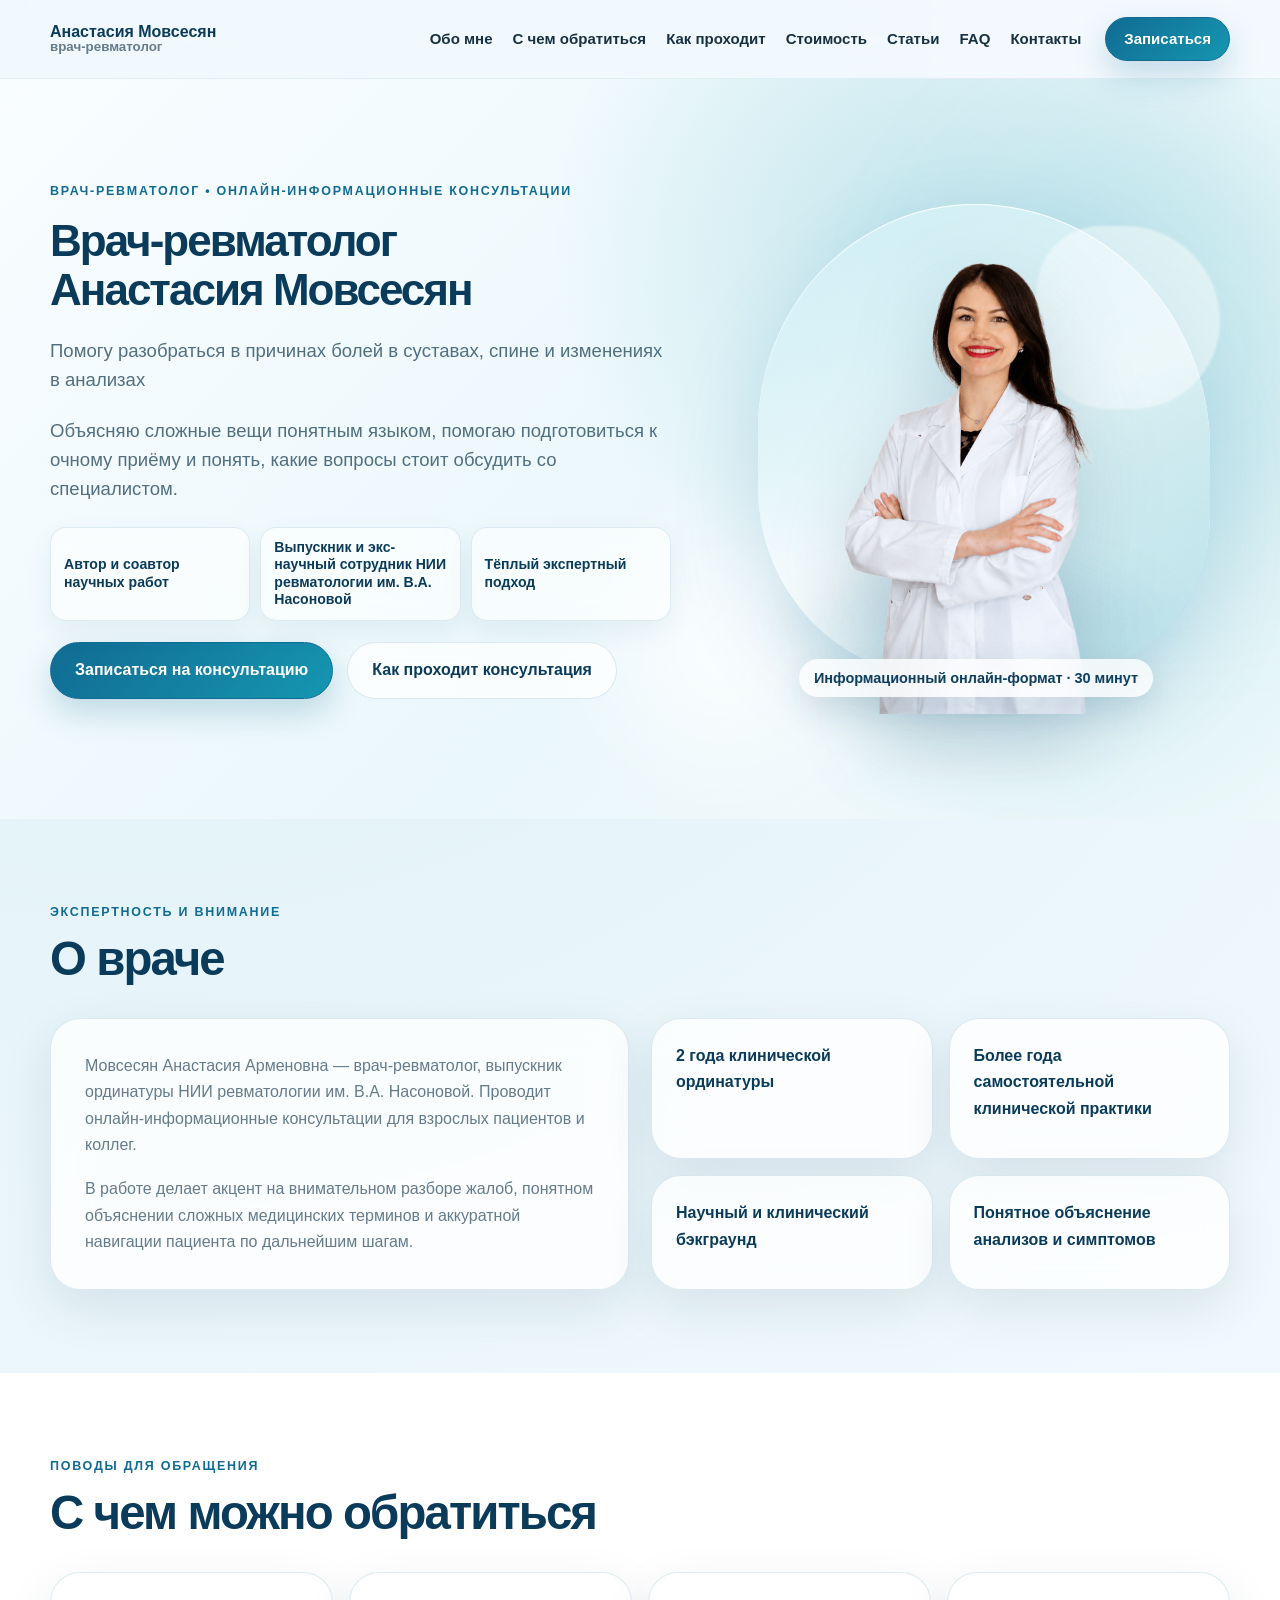
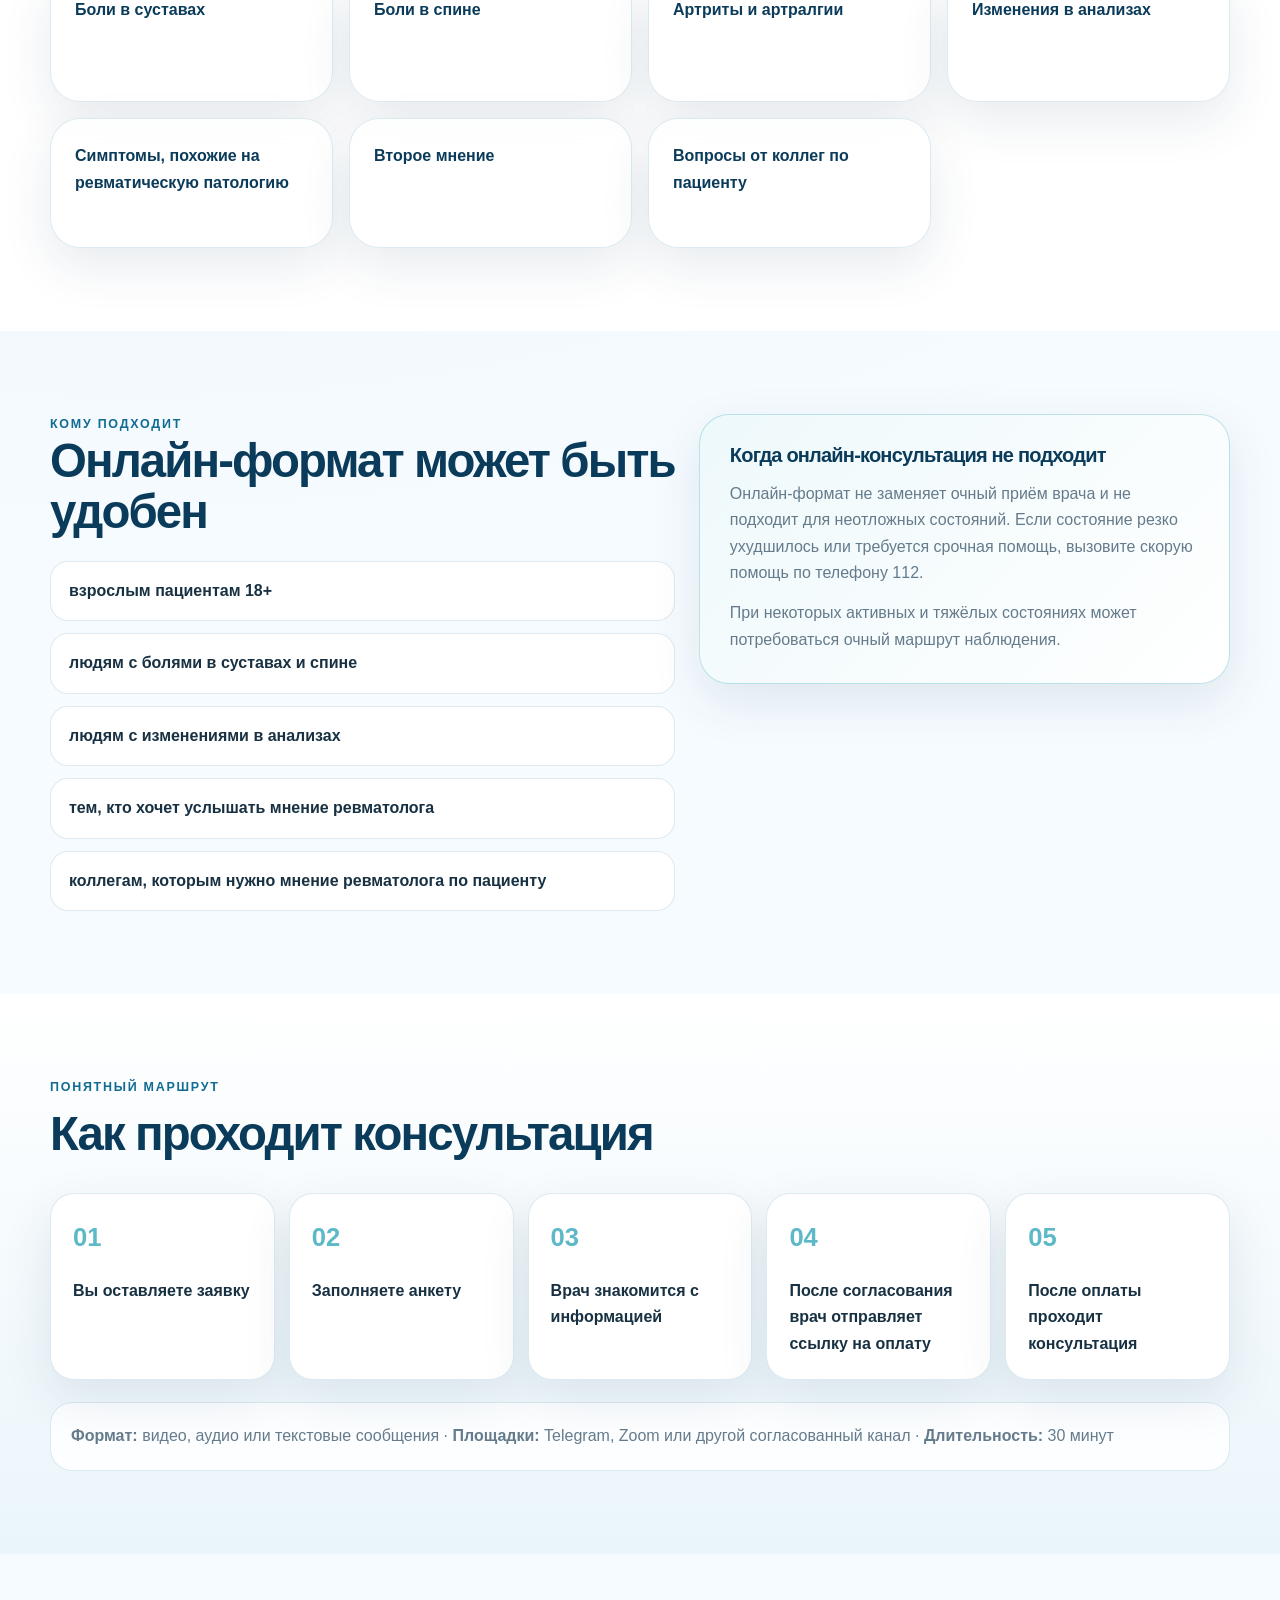
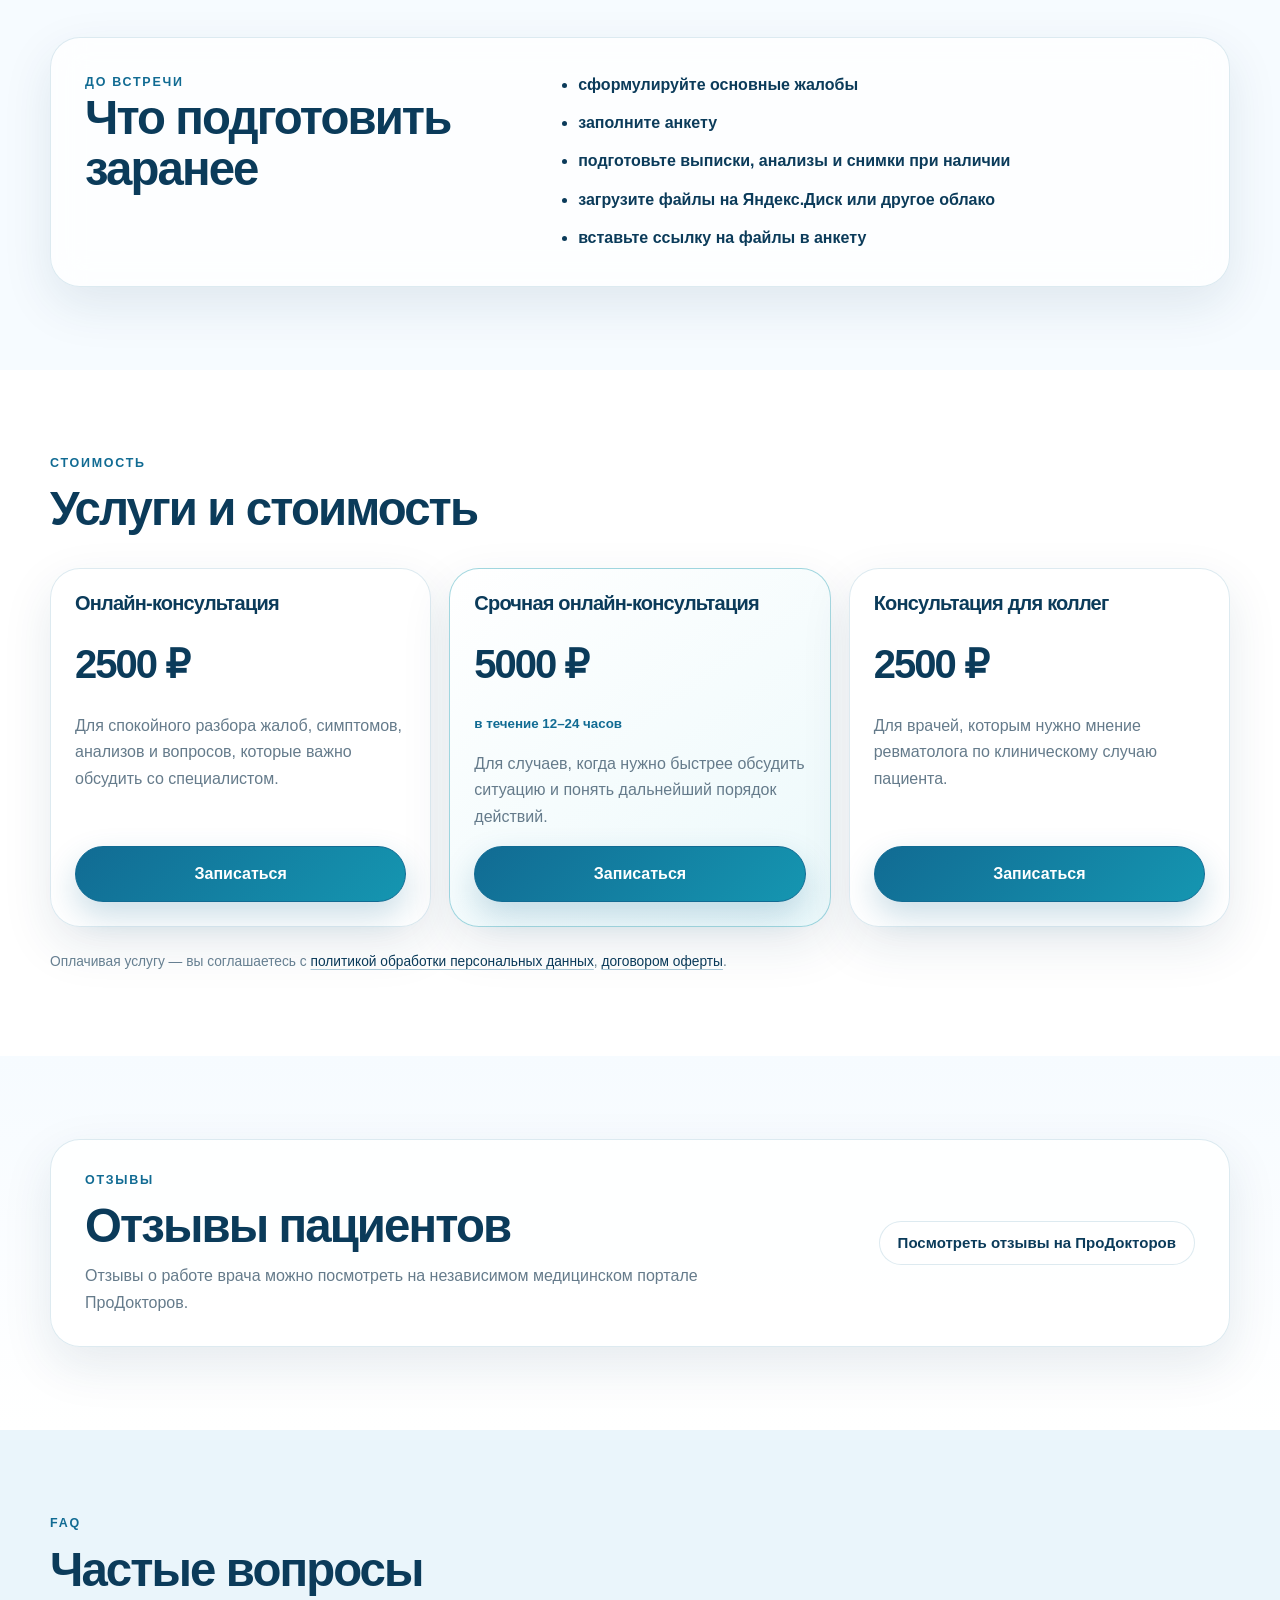
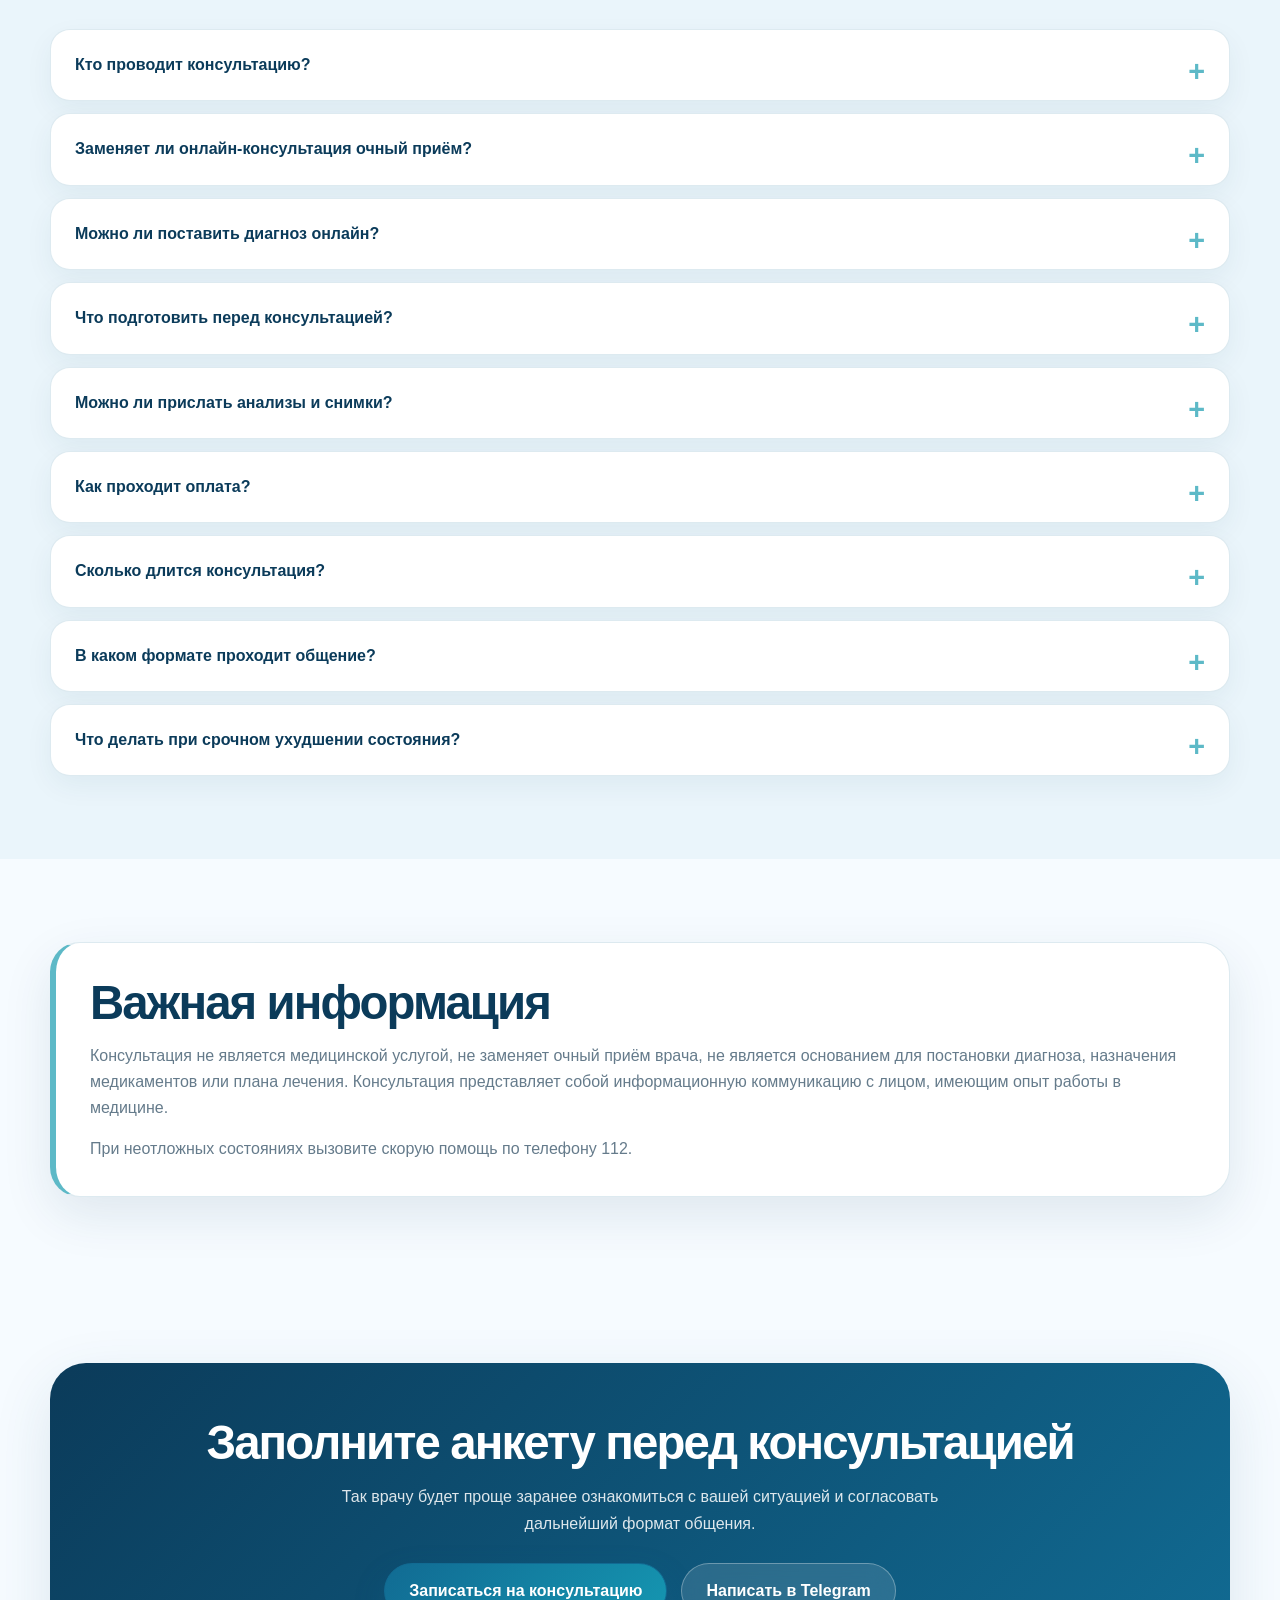
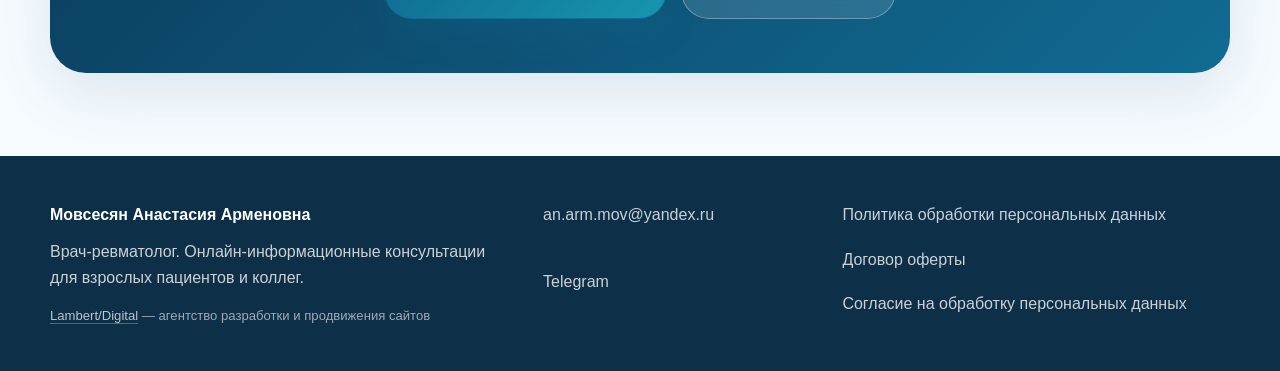
<file: index.html>
<!DOCTYPE html>
<html lang="ru">
<head>
  <meta charset="UTF-8">
  <!-- Yandex.Metrika counter -->
  <script>
    (function(m,e,t,r,i,k,a){
      m[i]=m[i]||function(){(m[i].a=m[i].a||[]).push(arguments)};
      m[i].l=1*new Date();
      for(var j=0;j<document.scripts.length;j++){if(document.scripts[j].src===r){return;}}
      k=e.createElement(t),a=e.getElementsByTagName(t)[0],k.async=1,k.src=r,a.parentNode.insertBefore(k,a);
    })(window,document,'script','https://mc.yandex.ru/metrika/tag.js?id=111388936','ym');

    ym(111388936,'init',{ssr:true,webvisor:true,clickmap:true,ecommerce:'dataLayer',referrer:document.referrer,url:location.href,accurateTrackBounce:true,trackLinks:true});
  </script>
  <!-- /Yandex.Metrika counter -->
  <meta name="viewport" content="width=device-width, initial-scale=1.0">
  <title>Ревматолог Анастасия Мовсесян — онлайн-консультации</title>
  <meta name="description" content="Мовсесян Анастасия Арменовна — врач-ревматолог. Онлайн-информационные консультации по болям в суставах и спине, изменениям в анализах и вопросам ревматологии.">
  <meta name="robots" content="index, follow, max-image-preview:large">
  <link rel="canonical" href="https://revmatolog-movsesyan.ru/">
  <meta property="og:type" content="website">
  <meta property="og:url" content="https://revmatolog-movsesyan.ru/">
  <meta property="og:title" content="Ревматолог Анастасия Мовсесян — онлайн-консультации">
  <meta property="og:description" content="Мовсесян Анастасия Арменовна — врач-ревматолог. Онлайн-информационные консультации по болям в суставах и спине, изменениям в анализах и вопросам ревматологии.">
  <meta property="og:image" content="https://revmatolog-movsesyan.ru/assets/images/doctor/movsesyan.png">
  <meta name="twitter:card" content="summary_large_image">
  <meta name="twitter:title" content="Ревматолог Анастасия Мовсесян — онлайн-консультации">
  <meta name="twitter:description" content="Мовсесян Анастасия Арменовна — врач-ревматолог. Онлайн-информационные консультации по болям в суставах и спине, изменениям в анализах и вопросам ревматологии.">
  <link rel="icon" href="assets/images/fav/favicon.ico" sizes="any">
  <link rel="icon" type="image/png" sizes="32x32" href="assets/images/fav/favicon-32x32.png">
  <link rel="icon" type="image/png" sizes="16x16" href="assets/images/fav/favicon-16x16.png">
  <link rel="apple-touch-icon" sizes="180x180" href="assets/images/fav/apple-touch-icon.png">
  <link rel="manifest" href="site.webmanifest">
  <meta name="theme-color" content="#0f3852">
  <link rel="stylesheet" href="assets/styles/main.css">
  <script type="application/ld+json">
    {
      "@context": "https://schema.org",
      "@graph": [
        {
          "@type": "WebSite",
          "@id": "https://revmatolog-movsesyan.ru/#website",
          "url": "https://revmatolog-movsesyan.ru/",
          "name": "Ревматолог Анастасия Мовсесян"
        },
        {
          "@type": "WebPage",
          "@id": "https://revmatolog-movsesyan.ru/#webpage",
          "url": "https://revmatolog-movsesyan.ru/",
          "name": "Ревматолог Анастасия Мовсесян — онлайн-консультации",
          "isPartOf": { "@id": "https://revmatolog-movsesyan.ru/#website" },
          "about": { "@id": "https://revmatolog-movsesyan.ru/#person" },
          "mainEntity": { "@id": "https://revmatolog-movsesyan.ru/#person" }
        },
        {
          "@type": "Person",
          "@id": "https://revmatolog-movsesyan.ru/#person",
          "name": "Мовсесян Анастасия Арменовна",
          "alternateName": [
            "Анастасия Мовсесян",
            "врач-ревматолог Анастасия Мовсесян"
          ],
          "jobTitle": "Врач-ревматолог",
          "url": "https://revmatolog-movsesyan.ru/",
          "image": "https://revmatolog-movsesyan.ru/assets/images/doctor/movsesyan.png",
          "email": "an.arm.mov@yandex.ru",
          "sameAs": [
            "https://t.me/alter_ana",
            "https://mknc.ru/specialist/15828/movsesyan-anastasiya-armenovna/2/",
            "https://prodoctorov.ru/moskva/vrach/1318397-movsesyan/"
          ]
        }
      ]
    }
  </script>
  <meta name="google-site-verification" content="B0hb8YE-hCsydiCyIMNG0wNs58YjTcnK1DHJ59xe9s8" />
</head>
<body>
  <noscript><div><img src="https://mc.yandex.ru/watch/111388936" style="position:absolute; left:-9999px;" alt=""></div></noscript>
  <header class="header" data-header>
    <div class="header__container container">
      <a class="header__brand" href="index.html" aria-label="На главную"><span>Анастасия Мовсесян</span><small>врач-ревматолог</small></a>
      <nav class="header__nav" data-menu aria-label="Основная навигация">
        <a href="#about">Обо мне</a><a href="#concerns">С чем обратиться</a><a href="#process">Как проходит</a><a href="#services">Стоимость</a><a href="articles/">Статьи</a><a href="#faq">FAQ</a><a href="#contacts">Контакты</a>
      </nav>
      <a class="button button--small header__cta" href="questionnaire.html">Записаться</a>
      <button class="header__burger" type="button" data-menu-toggle aria-label="Открыть меню" aria-expanded="false"><span></span><span></span><span></span></button>
    </div>
  </header>

  <main class="main">
    <section class="hero section">
      <div class="hero__container container reveal">
        <div class="hero__content">
          <p class="eyebrow">Врач-ревматолог • Онлайн-информационные консультации</p>
          <h1>Врач-ревматолог Анастасия Мовсесян</h1>
          <p class="hero__lead">Помогу разобраться в причинах болей в суставах, спине и изменениях в анализах</p>
          <p class="hero__lead">Объясняю сложные вещи понятным языком, помогаю подготовиться к очному приёму и понять, какие вопросы стоит обсудить со специалистом.</p>
          <ul class="hero__facts"><li>Автор и соавтор научных работ</li><li>Выпускник и экс-научный сотрудник НИИ ревматологии им. В.А. Насоновой</li><li>Тёплый экспертный подход</li></ul>
          <div class="hero__actions"><a class="button" href="questionnaire.html">Записаться на консультацию</a><a class="button button--ghost" href="#process">Как проходит консультация</a></div>
        </div>
        <div class="hero__visual" aria-label="Фото врача">
          <div class="hero__photo-card"><img src="assets/images/doctor/movsesyan.png" alt="Мовсесян Анастасия Арменовна — врач-ревматолог"><p>Информационный онлайн-формат · 30 минут</p></div>
        </div>
      </div>
    </section>

    <section class="about section" id="about"><div class="container reveal"><div class="section-heading"><p class="eyebrow">Экспертность и внимание</p><h2>О враче</h2></div><div class="about__grid"><div class="about__text card card--large"><p>Мовсесян Анастасия Арменовна — врач-ревматолог, выпускник ординатуры НИИ ревматологии им. В.А. Насоновой. Проводит онлайн-информационные консультации для взрослых пациентов и коллег.</p><p>В работе делает акцент на внимательном разборе жалоб, понятном объяснении сложных медицинских терминов и аккуратной навигации пациента по дальнейшим шагам.</p></div><div class="about__stats"><article class="card">2 года клинической ординатуры</article><article class="card">Более года самостоятельной клинической практики</article><article class="card">Научный и клинический бэкграунд</article><article class="card">Понятное объяснение анализов и симптомов</article></div></div></div></section>

    <section class="concerns section" id="concerns"><div class="container reveal"><div class="section-heading"><p class="eyebrow">Поводы для обращения</p><h2>С чем можно обратиться</h2></div><div class="concerns__grid"> <article class="card">Боли в суставах</article><article class="card">Боли в спине</article><article class="card">Артриты и артралгии</article><article class="card">Изменения в анализах</article><article class="card">Симптомы, похожие на ревматическую патологию</article><article class="card">Второе мнение</article><article class="card">Вопросы от коллег по пациенту</article></div></div></section>

    <section class="suitability section"><div class="container reveal"><div class="suitability__grid"><div><p class="eyebrow">Кому подходит</p><h2>Онлайн-формат может быть удобен</h2><div class="suitability__list"><span>взрослым пациентам 18+</span><span>людям с болями в суставах и спине</span><span>людям с изменениями в анализах</span><span>тем, кто хочет услышать мнение ревматолога</span><span>коллегам, которым нужно мнение ревматолога по пациенту</span></div></div><aside class="notice"><h3>Когда онлайн-консультация не подходит</h3><p>Онлайн-формат не заменяет очный приём врача и не подходит для неотложных состояний. Если состояние резко ухудшилось или требуется срочная помощь, вызовите скорую помощь по телефону 112.</p><p>При некоторых активных и тяжёлых состояниях может потребоваться очный маршрут наблюдения.</p></aside></div></div></section>

    <section class="process section" id="process"><div class="container reveal"><div class="section-heading"><p class="eyebrow">Понятный маршрут</p><h2>Как проходит консультация</h2></div><ol class="process__steps"><li><span>01</span>Вы оставляете заявку</li><li><span>02</span>Заполняете анкету</li><li><span>03</span>Врач знакомится с информацией</li><li><span>04</span>После согласования врач отправляет ссылку на оплату</li><li><span>05</span>После оплаты проходит консультация</li></ol><div class="process__meta"><b>Формат:</b> видео, аудио или текстовые сообщения · <b>Площадки:</b> Telegram, Zoom или другой согласованный канал · <b>Длительность:</b> 30 минут</div></div></section>

    <section class="preparation section"><div class="container reveal"><div class="preparation__card card card--large"><div><p class="eyebrow">До встречи</p><h2>Что подготовить заранее</h2></div><ul><li>сформулируйте основные жалобы</li><li>заполните анкету</li><li>подготовьте выписки, анализы и снимки при наличии</li><li>загрузите файлы на Яндекс.Диск или другое облако</li><li>вставьте ссылку на файлы в анкету</li></ul></div></div></section>

    <section class="services section" id="services"><div class="container reveal"><div class="section-heading"><p class="eyebrow">Стоимость</p><h2>Услуги и стоимость</h2></div><div class="services__grid"><article class="service-card"><h3>Онлайн-консультация</h3><strong>2500 ₽</strong><p>Для спокойного разбора жалоб, симптомов, анализов и вопросов, которые важно обсудить со специалистом.</p><a class="button" href="questionnaire.html">Записаться</a></article><article class="service-card service-card--accent"><h3>Срочная онлайн-консультация</h3><strong>5000 ₽</strong><small>в течение 12–24 часов</small><p>Для случаев, когда нужно быстрее обсудить ситуацию и понять дальнейший порядок действий.</p><a class="button" href="questionnaire.html">Записаться</a></article><article class="service-card"><h3>Консультация для коллег</h3><strong>2500 ₽</strong><p>Для врачей, которым нужно мнение ревматолога по клиническому случаю пациента.</p><a class="button" href="questionnaire.html">Записаться</a></article></div><p class="services__legal">Оплачивая услугу — вы соглашаетесь с <a href="assets/docs/Политика_обработки_персональных_данных.docx" target="_blank" rel="noopener noreferrer">политикой обработки персональных данных</a>, <a href="assets/docs/Оферта%20на%20онлайн-консультации.docx" target="_blank" rel="noopener noreferrer">договором оферты</a>.</p></div></section>

    <section class="reviews section"><div class="container reveal"><div class="reviews__card"><div class="reviews__content"><p class="eyebrow">Отзывы</p><h2>Отзывы пациентов</h2><p>Отзывы о работе врача можно посмотреть на независимом медицинском портале ПроДокторов.</p></div><a class="button button--ghost button--small" href="https://prodoctorov.ru/moskva/vrach/1318397-movsesyan/?utm_referrer=https%3a%2f%2fwww.google.com%2f" target="_blank" rel="noopener noreferrer">Посмотреть отзывы на ПроДокторов</a></div></div></section>

    <section class="faq section" id="faq"><div class="container reveal"><div class="section-heading"><p class="eyebrow">FAQ</p><h2>Частые вопросы</h2></div><div class="accordion" data-accordion>
        <article class="accordion__item"><button class="accordion__button" type="button">Кто проводит консультацию?</button><div class="accordion__panel"><p>Консультацию проводит врач-ревматолог Анастасия Арменовна Мовсесян.</p></div></article>
        <article class="accordion__item"><button class="accordion__button" type="button">Заменяет ли онлайн-консультация очный приём?</button><div class="accordion__panel"><p>Нет. Онлайн-формат носит информационный характер и не заменяет очный осмотр врача.</p></div></article>
        <article class="accordion__item"><button class="accordion__button" type="button">Можно ли поставить диагноз онлайн?</button><div class="accordion__panel"><p>Постановка диагноза требует очного медицинского маршрута, осмотра и анализа документов специалистом в рамках медицинской помощи.</p></div></article>
        <article class="accordion__item"><button class="accordion__button" type="button">Что подготовить перед консультацией?</button><div class="accordion__panel"><p>Анкету, список вопросов, доступные выписки, анализы и снимки в виде ссылки на облачное хранилище.</p></div></article>
        <article class="accordion__item"><button class="accordion__button" type="button">Можно ли прислать анализы и снимки?</button><div class="accordion__panel"><p>Да, можно вставить ссылку на Яндекс.Диск или другое облако. Файлы не загружаются и не хранятся на сайте.</p></div></article>
        <article class="accordion__item"><button class="accordion__button" type="button">Как проходит оплата?</button><div class="accordion__panel"><p>После знакомства с анкетой и согласования формата врач отправит ссылку на оплату. Реальная оплата на сайте пока не подключена.</p></div></article>
        <article class="accordion__item"><button class="accordion__button" type="button">Сколько длится консультация?</button><div class="accordion__panel"><p>Ориентировочная длительность онлайн-коммуникации — 30 минут.</p></div></article>
        <article class="accordion__item"><button class="accordion__button" type="button">В каком формате проходит общение?</button><div class="accordion__panel"><p>Видео, аудио или текстовые сообщения в Telegram, Zoom или другом согласованном канале.</p></div></article>
        <article class="accordion__item"><button class="accordion__button" type="button">Что делать при срочном ухудшении состояния?</button><div class="accordion__panel"><p>При резком ухудшении состояния или признаках неотложной ситуации вызовите скорую помощь по телефону 112.</p></div></article>
      </div></div></section>

    <section class="legal section"><div class="container reveal"><div class="legal__box"><h2>Важная информация</h2><p>Консультация не является медицинской услугой, не заменяет очный приём врача, не является основанием для постановки диагноза, назначения медикаментов или плана лечения. Консультация представляет собой информационную коммуникацию с лицом, имеющим опыт работы в медицине.</p><p>При неотложных состояниях вызовите скорую помощь по телефону 112.</p></div></div></section>
    <section class="cta section"><div class="container reveal"><div class="cta__box"><h2>Заполните анкету перед консультацией</h2><p>Так врачу будет проще заранее ознакомиться с вашей ситуацией и согласовать дальнейший формат общения.</p><div class="cta__actions"><a class="button" href="questionnaire.html">Записаться на консультацию</a><a class="button button--ghost" href="https://t.me/alter_ana" target="_blank" rel="noopener noreferrer">Написать в Telegram</a></div></div></div></section>
  </main>
  <footer class="footer" id="contacts"><div class="footer__container container"><div><a class="footer__brand" href="index.html">Мовсесян Анастасия Арменовна</a><p>Врач-ревматолог. Онлайн-информационные консультации для взрослых пациентов и коллег.</p><p class="footer__developer"><a href="https://lambert-digital.ru/" target="_blank" rel="noopener noreferrer">Lambert/Digital</a> — агентство разработки и продвижения сайтов</p></div><address><a href="mailto:an.arm.mov@yandex.ru">an.arm.mov@yandex.ru</a><a href="https://t.me/alter_ana" target="_blank" rel="noopener noreferrer">Telegram</a></address><nav><a href="assets/docs/Политика_обработки_персональных_данных.docx" target="_blank" rel="noopener noreferrer">Политика обработки персональных данных</a><a href="assets/docs/Оферта%20на%20онлайн-консультации.docx" target="_blank" rel="noopener noreferrer">Договор оферты</a><span>Согласие на обработку персональных данных</span></nav></div></footer>
  <script src="assets/js/menu.js"></script><script src="assets/js/accordion.js"></script><script src="assets/js/form.js"></script><script src="assets/js/animations.js"></script><script src="assets/js/main.js"></script>
</body>
</html>
</file>
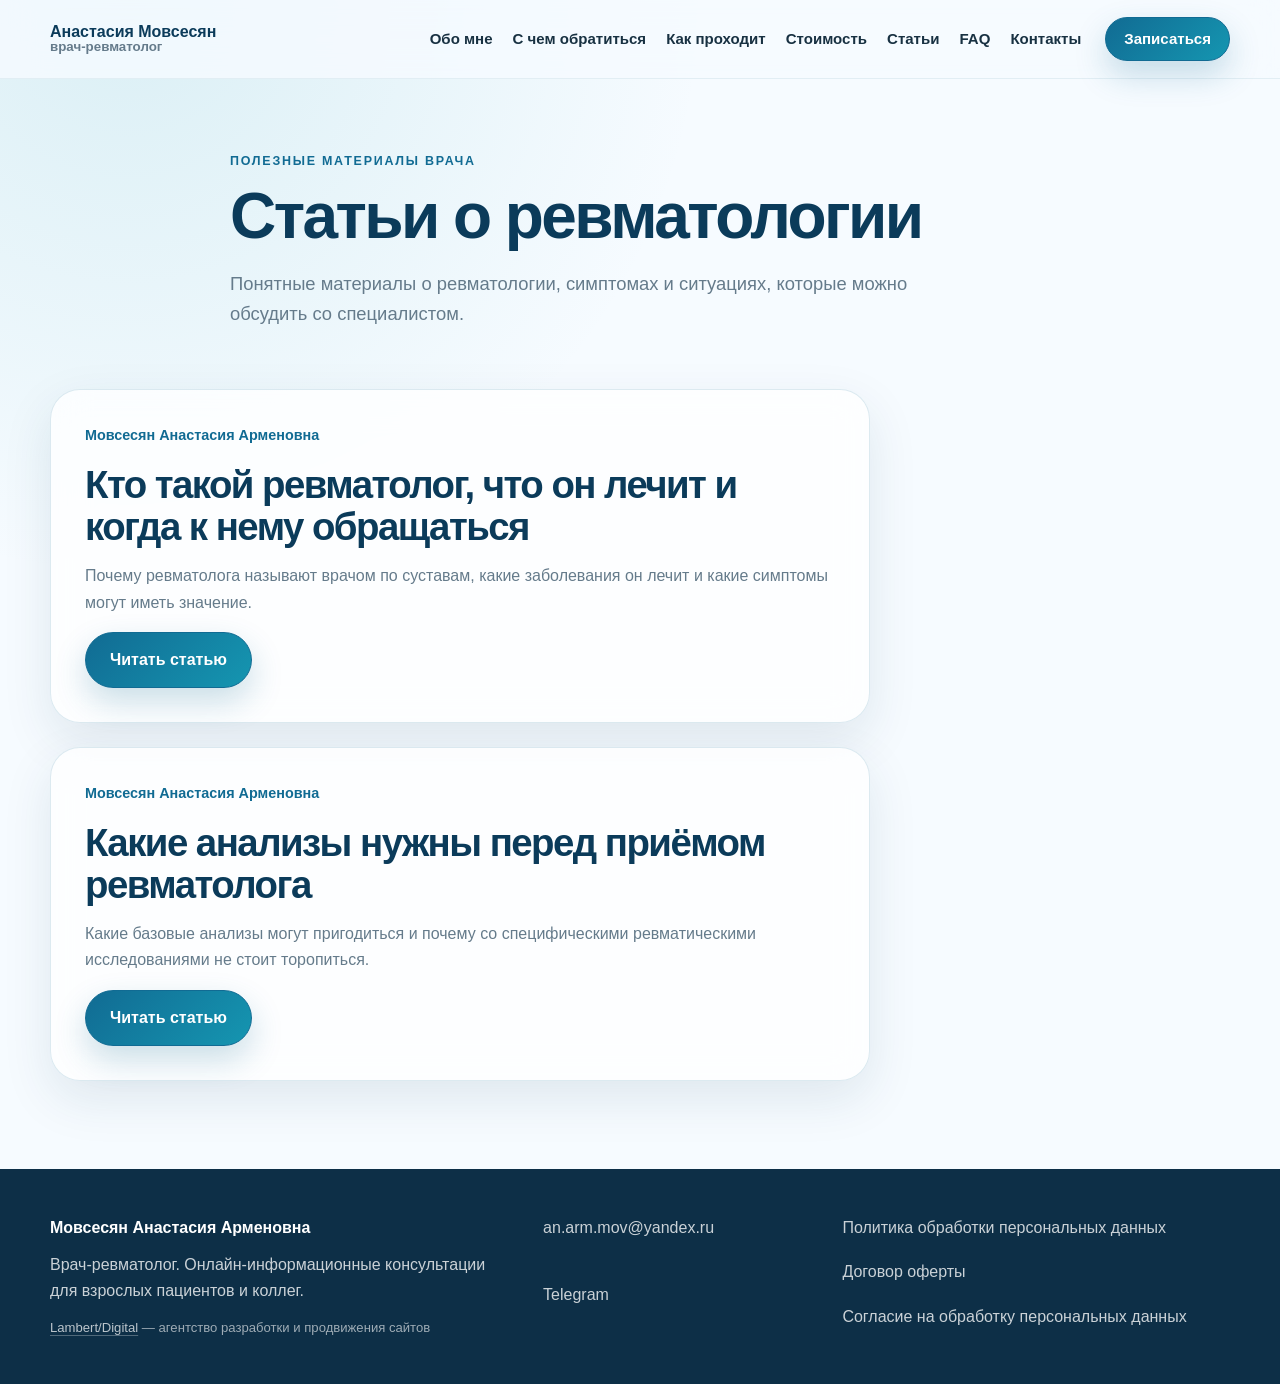
<file: articles/index.html>
<!DOCTYPE html>
<html lang="ru"><head><meta charset="UTF-8">
<!-- Yandex.Metrika counter --><script>(function(m,e,t,r,i,k,a){m[i]=m[i]||function(){(m[i].a=m[i].a||[]).push(arguments)};m[i].l=1*new Date();for(var j=0;j<document.scripts.length;j++){if(document.scripts[j].src===r){return;}}k=e.createElement(t),a=e.getElementsByTagName(t)[0],k.async=1,k.src=r,a.parentNode.insertBefore(k,a);})(window,document,'script','https://mc.yandex.ru/metrika/tag.js?id=111388936','ym');ym(111388936,'init',{ssr:true,webvisor:true,clickmap:true,ecommerce:'dataLayer',referrer:document.referrer,url:location.href,accurateTrackBounce:true,trackLinks:true});</script><!-- /Yandex.Metrika counter -->
<meta name="viewport" content="width=device-width, initial-scale=1.0"><title>Статьи о ревматологии | Анастасия Мовсесян</title><meta name="description" content="Экспертные статьи врача-ревматолога Анастасии Мовсесян о ревматологии, заболеваниях и симптомах."><meta name="robots" content="index, follow, max-image-preview:large"><link rel="canonical" href="https://revmatolog-movsesyan.ru/articles/"><meta property="og:type" content="website"><meta property="og:url" content="https://revmatolog-movsesyan.ru/articles/"><meta property="og:title" content="Статьи о ревматологии"><meta property="og:description" content="Экспертные статьи врача-ревматолога Анастасии Мовсесян."><meta name="twitter:card" content="summary_large_image"><meta name="twitter:title" content="Статьи о ревматологии"><meta name="twitter:description" content="Экспертные статьи врача-ревматолога Анастасии Мовсесян."><link rel="icon" href="/assets/images/fav/favicon.ico" sizes="any"><meta name="theme-color" content="#0f3852"><link rel="stylesheet" href="/assets/styles/main.css"></head><body>
  <noscript><div><img src="https://mc.yandex.ru/watch/111388936" style="position:absolute; left:-9999px;" alt=""></div></noscript>
  <header class="header" data-header><div class="header__container container">
    <a class="header__brand" href="/" aria-label="На главную"><span>Анастасия Мовсесян</span><small>врач-ревматолог</small></a>
    <nav class="header__nav" data-menu aria-label="Основная навигация"><a href="/#about">Обо мне</a><a href="/#concerns">С чем обратиться</a><a href="/#process">Как проходит</a><a href="/#services">Стоимость</a><a href="/articles/">Статьи</a><a href="/#faq">FAQ</a><a href="#contacts">Контакты</a></nav>
    <a class="button button--small header__cta" href="/questionnaire.html">Записаться</a><button class="header__burger" type="button" data-menu-toggle aria-label="Открыть меню" aria-expanded="false"><span></span><span></span><span></span></button>
  </div></header>
<main class="main"><section class="articles-hero"><div class="container articles-hero__inner"><p class="eyebrow">Полезные материалы врача</p><h1>Статьи о ревматологии</h1><p class="articles-hero__lead">Понятные материалы о ревматологии, симптомах и ситуациях, которые можно обсудить со специалистом.</p></div></section><section class="articles-list"><div class="container"><article class="article-card card"><div class="article-card__content"><p class="article-card__author">Мовсесян Анастасия Арменовна</p><h2>Кто такой ревматолог, что он лечит и когда к нему обращаться</h2><p>Почему ревматолога называют врачом по суставам, какие заболевания он лечит и какие симптомы могут иметь значение.</p><a class="button" href="/articles/kto-takoy-revmatolog/">Читать статью</a></div></article><article class="article-card card"><div class="article-card__content"><p class="article-card__author">Мовсесян Анастасия Арменовна</p><h2>Какие анализы нужны перед приёмом ревматолога</h2><p>Какие базовые анализы могут пригодиться и почему со специфическими ревматическими исследованиями не стоит торопиться.</p><a class="button" href="/articles/analizy-pered-priemom-revmatologa/">Читать статью</a></div></article></div></section></main>
  <footer class="footer" id="contacts"><div class="footer__container container"><div><a class="footer__brand" href="/">Мовсесян Анастасия Арменовна</a><p>Врач-ревматолог. Онлайн-информационные консультации для взрослых пациентов и коллег.</p><p class="footer__developer"><a href="https://lambert-digital.ru/" target="_blank" rel="noopener noreferrer">Lambert/Digital</a> — агентство разработки и продвижения сайтов</p></div><address><a href="mailto:an.arm.mov@yandex.ru">an.arm.mov@yandex.ru</a><a href="https://t.me/alter_ana" target="_blank" rel="noopener noreferrer">Telegram</a></address><nav><a href="/assets/docs/Политика_обработки_персональных_данных.docx" target="_blank" rel="noopener noreferrer">Политика обработки персональных данных</a><a href="/assets/docs/Оферта%20на%20онлайн-консультации.docx" target="_blank" rel="noopener noreferrer">Договор оферты</a><span>Согласие на обработку персональных данных</span></nav></div></footer>
  <script src="/assets/js/menu.js"></script><script src="/assets/js/animations.js"></script><script src="/assets/js/main.js"></script>
</body></html>
</file>
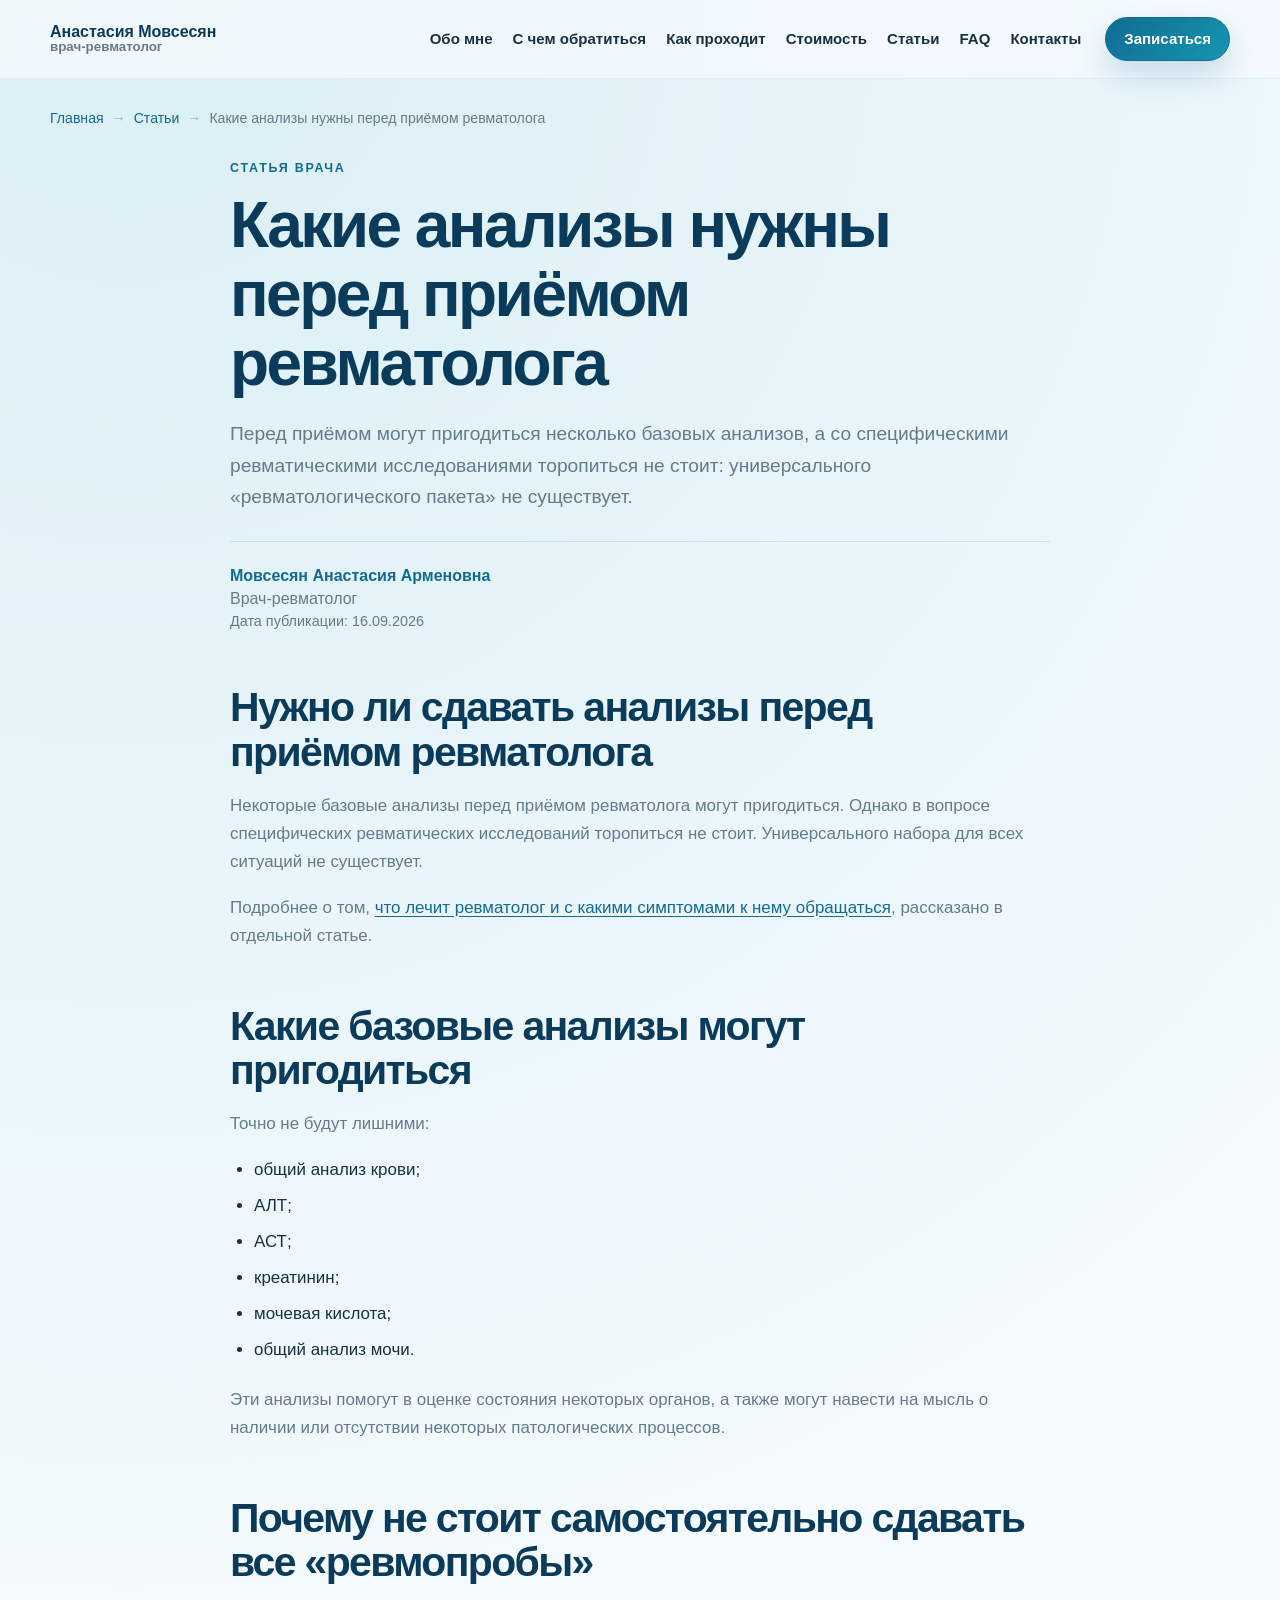
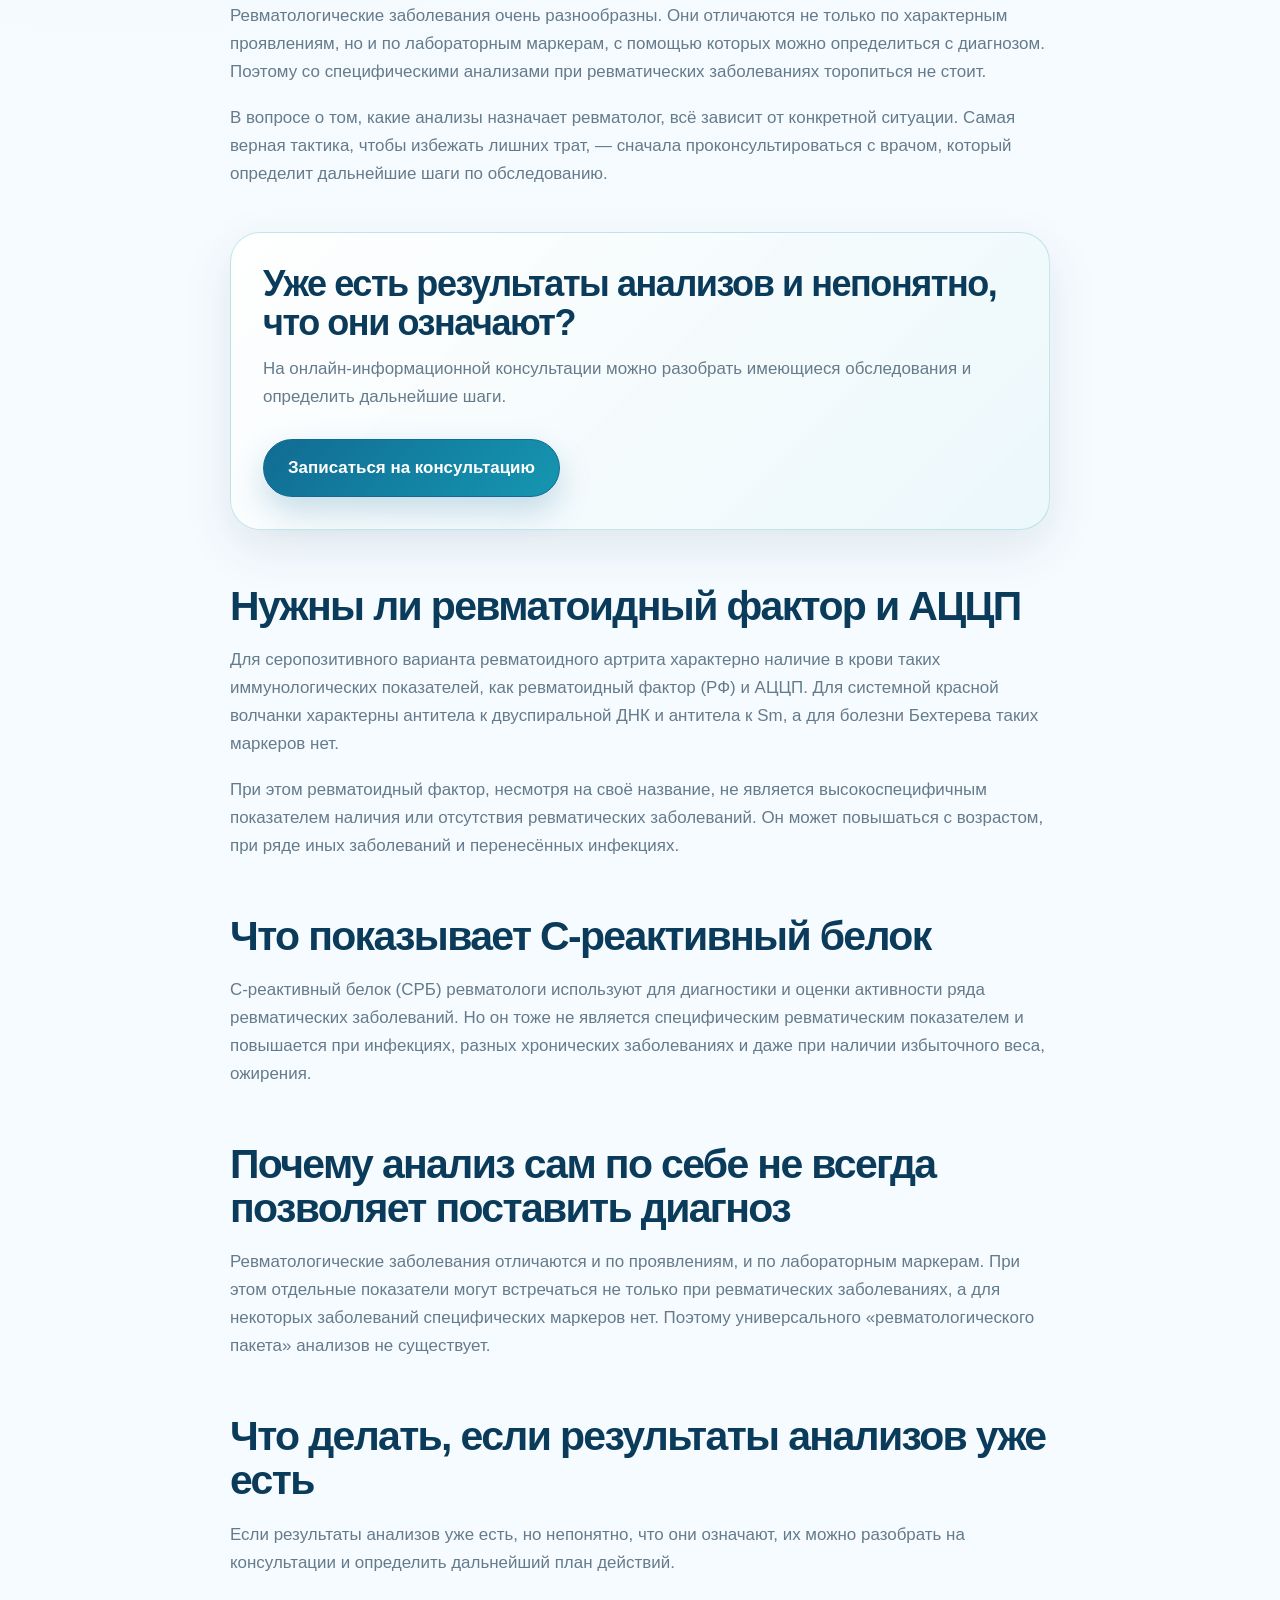
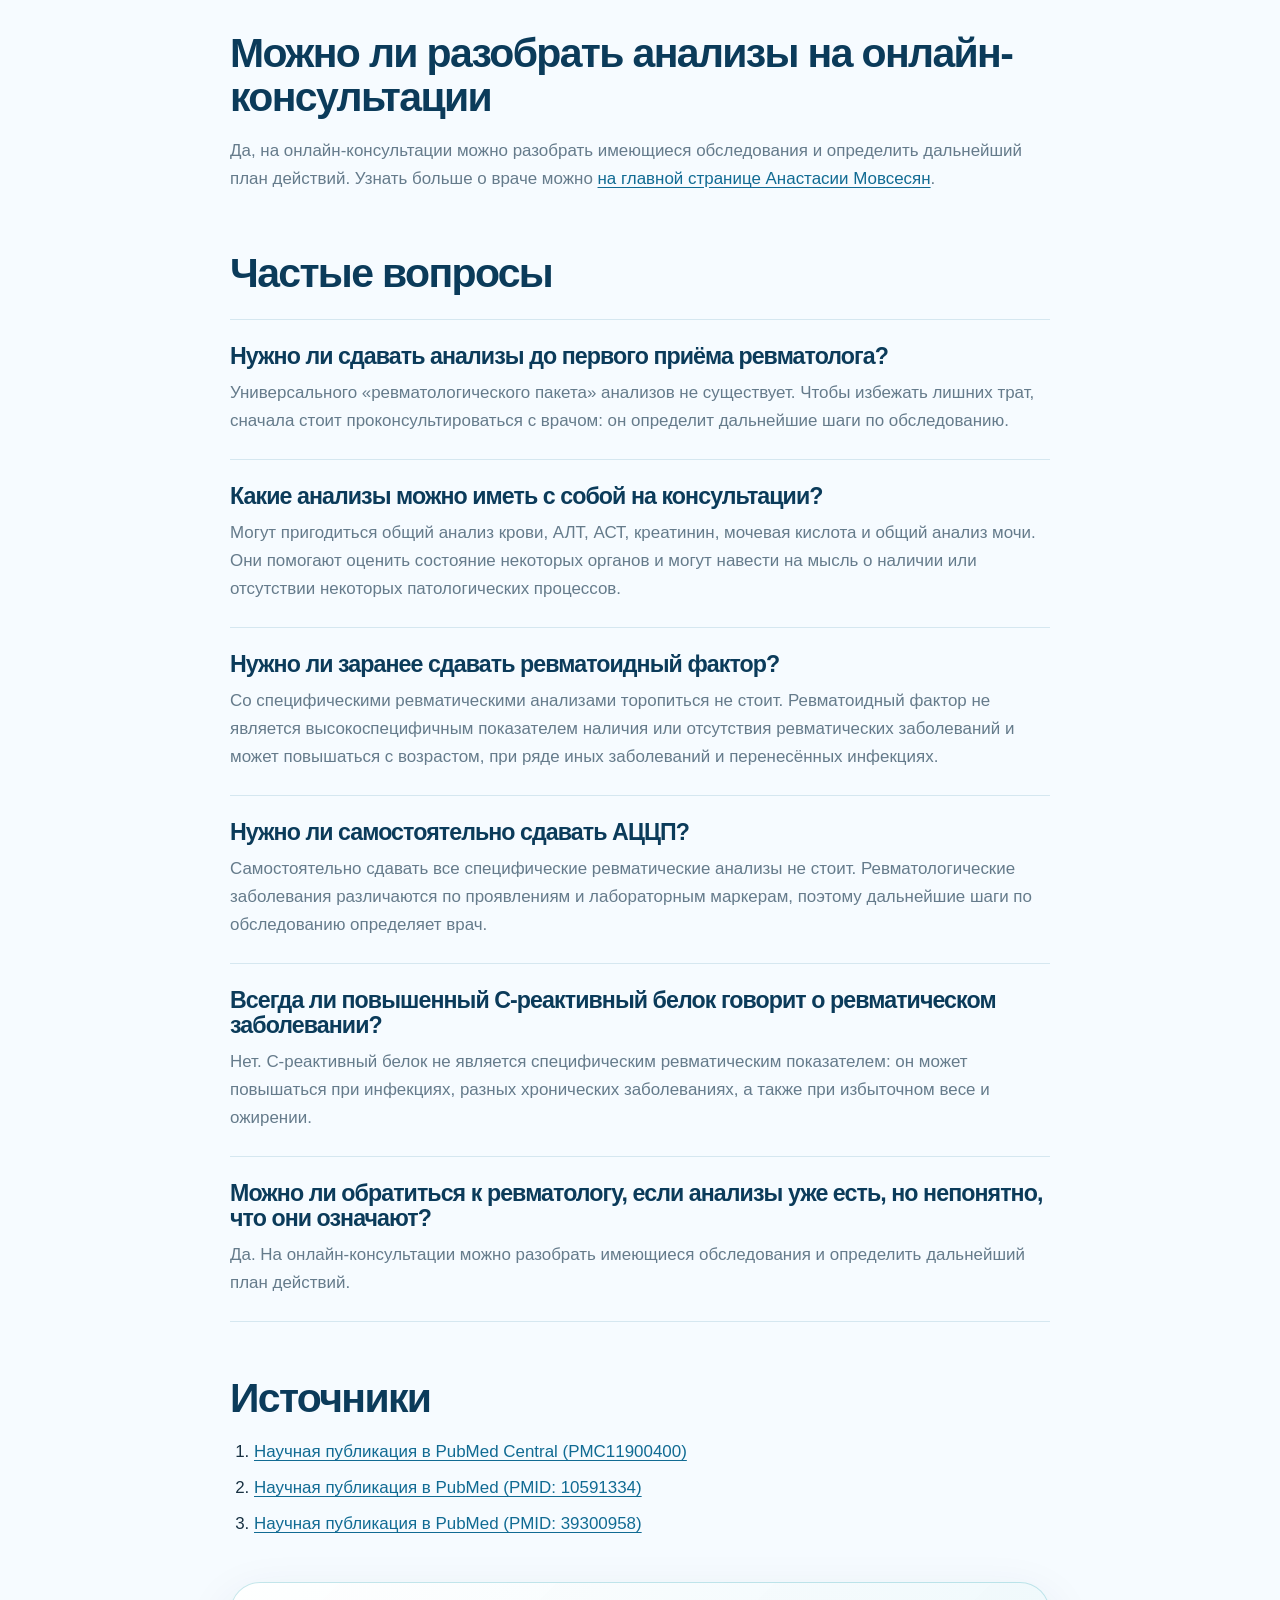
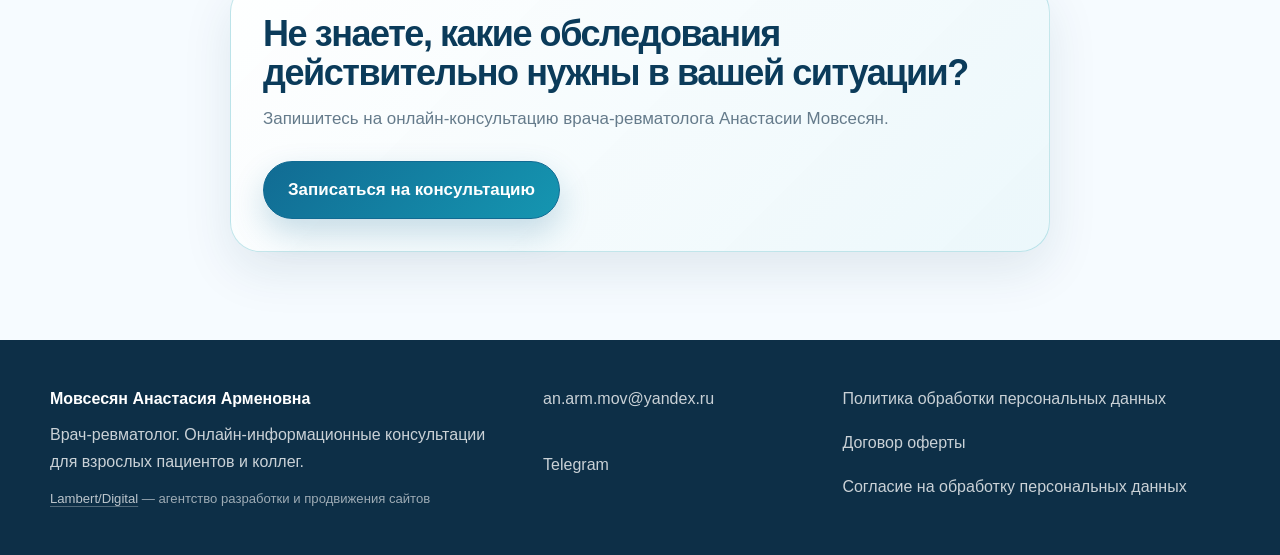
<file: articles/analizy-pered-priemom-revmatologa/index.html>
<!DOCTYPE html>
<html lang="ru"><head><meta charset="UTF-8">
<!-- Yandex.Metrika counter --><script>(function(m,e,t,r,i,k,a){m[i]=m[i]||function(){(m[i].a=m[i].a||[]).push(arguments)};m[i].l=1*new Date();for(var j=0;j<document.scripts.length;j++){if(document.scripts[j].src===r){return;}}k=e.createElement(t),a=e.getElementsByTagName(t)[0],k.async=1,k.src=r,a.parentNode.insertBefore(k,a);})(window,document,'script','https://mc.yandex.ru/metrika/tag.js?id=111388936','ym');ym(111388936,'init',{ssr:true,webvisor:true,clickmap:true,ecommerce:'dataLayer',referrer:document.referrer,url:location.href,accurateTrackBounce:true,trackLinks:true});</script><!-- /Yandex.Metrika counter -->
<meta name="viewport" content="width=device-width, initial-scale=1.0">
<title>Какие анализы сдать перед приёмом ревматолога — советы врача</title>
<meta name="description" content="Какие анализы нужны перед приёмом ревматолога, стоит ли заранее сдавать ревматоидный фактор, АЦЦП и С-реактивный белок. Объясняет врач-ревматолог Анастасия Мовсесян.">
<meta name="robots" content="index, follow, max-image-preview:large"><link rel="canonical" href="https://revmatolog-movsesyan.ru/articles/analizy-pered-priemom-revmatologa/">
<meta property="og:type" content="article"><meta property="og:url" content="https://revmatolog-movsesyan.ru/articles/analizy-pered-priemom-revmatologa/"><meta property="og:title" content="Какие анализы сдать перед приёмом ревматолога — советы врача"><meta property="og:description" content="Какие анализы нужны перед приёмом ревматолога, стоит ли заранее сдавать ревматоидный фактор, АЦЦП и С-реактивный белок. Объясняет врач-ревматолог Анастасия Мовсесян."><meta property="article:published_time" content="2026-09-16">
<meta name="twitter:card" content="summary"><meta name="twitter:title" content="Какие анализы сдать перед приёмом ревматолога — советы врача"><meta name="twitter:description" content="Какие анализы нужны перед приёмом ревматолога, стоит ли заранее сдавать ревматоидный фактор, АЦЦП и С-реактивный белок. Объясняет врач-ревматолог Анастасия Мовсесян.">
<link rel="icon" href="/assets/images/fav/favicon.ico" sizes="any"><meta name="theme-color" content="#0f3852"><link rel="stylesheet" href="/assets/styles/main.css">
<script type="application/ld+json">{
  "@context": "https://schema.org",
  "@graph": [
    {
      "@type": "Person",
      "@id": "https://revmatolog-movsesyan.ru/#person",
      "name": "Мовсесян Анастасия Арменовна",
      "jobTitle": "Врач-ревматолог",
      "url": "https://revmatolog-movsesyan.ru/"
    },
    {
      "@type": "Article",
      "@id": "https://revmatolog-movsesyan.ru/articles/analizy-pered-priemom-revmatologa/#article",
      "headline": "Какие анализы нужны перед приёмом ревматолога",
      "description": "Какие анализы нужны перед приёмом ревматолога, стоит ли заранее сдавать ревматоидный фактор, АЦЦП и С-реактивный белок. Объясняет врач-ревматолог Анастасия Мовсесян.",
      "datePublished": "2026-09-16",
      "dateModified": "2026-09-16",
      "author": {"@id": "https://revmatolog-movsesyan.ru/#person"},
      "publisher": {"@id": "https://revmatolog-movsesyan.ru/#person"},
      "mainEntityOfPage": {"@type": "WebPage", "@id": "https://revmatolog-movsesyan.ru/articles/analizy-pered-priemom-revmatologa/"}
    },
    {
      "@type": "BreadcrumbList",
      "itemListElement": [
        {"@type": "ListItem", "position": 1, "name": "Главная", "item": "https://revmatolog-movsesyan.ru/"},
        {"@type": "ListItem", "position": 2, "name": "Статьи", "item": "https://revmatolog-movsesyan.ru/articles/"},
        {"@type": "ListItem", "position": 3, "name": "Какие анализы нужны перед приёмом ревматолога", "item": "https://revmatolog-movsesyan.ru/articles/analizy-pered-priemom-revmatologa/"}
      ]
    },
    {
      "@type": "FAQPage",
      "mainEntity": [
        {"@type": "Question", "name": "Нужно ли сдавать анализы до первого приёма ревматолога?", "acceptedAnswer": {"@type": "Answer", "text": "Универсального «ревматологического пакета» анализов не существует. Чтобы избежать лишних трат, сначала стоит проконсультироваться с врачом: он определит дальнейшие шаги по обследованию."}},
        {"@type": "Question", "name": "Какие анализы можно иметь с собой на консультации?", "acceptedAnswer": {"@type": "Answer", "text": "Могут пригодиться общий анализ крови, АЛТ, АСТ, креатинин, мочевая кислота и общий анализ мочи. Они помогают оценить состояние некоторых органов и могут навести на мысль о наличии или отсутствии некоторых патологических процессов."}},
        {"@type": "Question", "name": "Нужно ли заранее сдавать ревматоидный фактор?", "acceptedAnswer": {"@type": "Answer", "text": "Со специфическими ревматическими анализами торопиться не стоит. Ревматоидный фактор не является высокоспецифичным показателем наличия или отсутствия ревматических заболеваний и может повышаться с возрастом, при ряде иных заболеваний и перенесённых инфекциях."}},
        {"@type": "Question", "name": "Нужно ли самостоятельно сдавать АЦЦП?", "acceptedAnswer": {"@type": "Answer", "text": "Самостоятельно сдавать все специфические ревматические анализы не стоит. Ревматологические заболевания различаются по проявлениям и лабораторным маркерам, поэтому дальнейшие шаги по обследованию определяет врач."}},
        {"@type": "Question", "name": "Всегда ли повышенный С-реактивный белок говорит о ревматическом заболевании?", "acceptedAnswer": {"@type": "Answer", "text": "Нет. С-реактивный белок не является специфическим ревматическим показателем: он может повышаться при инфекциях, разных хронических заболеваниях, а также при избыточном весе и ожирении."}},
        {"@type": "Question", "name": "Можно ли обратиться к ревматологу, если анализы уже есть, но непонятно, что они означают?", "acceptedAnswer": {"@type": "Answer", "text": "Да. На онлайн-консультации можно разобрать имеющиеся обследования и определить дальнейший план действий."}}
      ]
    }
  ]
}</script></head><body>
  <noscript><div><img src="https://mc.yandex.ru/watch/111388936" style="position:absolute; left:-9999px;" alt=""></div></noscript>
  <header class="header" data-header><div class="header__container container">
    <a class="header__brand" href="/" aria-label="На главную"><span>Анастасия Мовсесян</span><small>врач-ревматолог</small></a>
    <nav class="header__nav" data-menu aria-label="Основная навигация"><a href="/#about">Обо мне</a><a href="/#concerns">С чем обратиться</a><a href="/#process">Как проходит</a><a href="/#services">Стоимость</a><a href="/articles/">Статьи</a><a href="/#faq">FAQ</a><a href="#contacts">Контакты</a></nav>
    <a class="button button--small header__cta" href="/questionnaire.html">Записаться</a><button class="header__burger" type="button" data-menu-toggle aria-label="Открыть меню" aria-expanded="false"><span></span><span></span><span></span></button>
  </div></header>
<main class="main"><nav class="breadcrumbs container" aria-label="Хлебные крошки"><ol><li><a href="/">Главная</a></li><li><a href="/articles/">Статьи</a></li><li aria-current="page">Какие анализы нужны перед приёмом ревматолога</li></ol></nav>
<article class="article"><header class="article__header"><p class="eyebrow">Статья врача</p><h1>Какие анализы нужны перед приёмом ревматолога</h1><p class="article__lead">Перед приёмом могут пригодиться несколько базовых анализов, а со специфическими ревматическими исследованиями торопиться не стоит: универсального «ревматологического пакета» не существует.</p><div class="article__meta"><p><a href="/">Мовсесян Анастасия Арменовна</a><span>Врач-ревматолог</span><time datetime="2026-09-16">Дата публикации: 16.09.2026</time></p></div></header>
<div class="article__body">
<h2>Нужно ли сдавать анализы перед приёмом ревматолога</h2>
<p>Некоторые базовые анализы перед приёмом ревматолога могут пригодиться. Однако в вопросе специфических ревматических исследований торопиться не стоит. Универсального набора для всех ситуаций не существует.</p>
<p>Подробнее о том, <a href="/articles/kto-takoy-revmatolog/">что лечит ревматолог и с какими симптомами к нему обращаться</a>, рассказано в отдельной статье.</p>
<h2>Какие базовые анализы могут пригодиться</h2>
<p>Точно не будут лишними:</p>
<ul><li>общий анализ крови;</li><li>АЛТ;</li><li>АСТ;</li><li>креатинин;</li><li>мочевая кислота;</li><li>общий анализ мочи.</li></ul>
<p>Эти анализы помогут в оценке состояния некоторых органов, а также могут навести на мысль о наличии или отсутствии некоторых патологических процессов.</p>
<h2>Почему не стоит самостоятельно сдавать все «ревмопробы»</h2>
<p>Ревматологические заболевания очень разнообразны. Они отличаются не только по характерным проявлениям, но и по лабораторным маркерам, с помощью которых можно определиться с диагнозом. Поэтому со специфическими анализами при ревматических заболеваниях торопиться не стоит.</p>
<p>В вопросе о том, какие анализы назначает ревматолог, всё зависит от конкретной ситуации. Самая верная тактика, чтобы избежать лишних трат, — сначала проконсультироваться с врачом, который определит дальнейшие шаги по обследованию.</p>
<aside class="article-cta"><h2>Уже есть результаты анализов и непонятно, что они означают?</h2><p>На онлайн-информационной консультации можно разобрать имеющиеся обследования и определить дальнейшие шаги.</p><a class="button" href="/questionnaire.html">Записаться на консультацию</a></aside>
<h2>Нужны ли ревматоидный фактор и АЦЦП</h2>
<p>Для серопозитивного варианта ревматоидного артрита характерно наличие в крови таких иммунологических показателей, как ревматоидный фактор (РФ) и АЦЦП. Для системной красной волчанки характерны антитела к двуспиральной ДНК и антитела к Sm, а для болезни Бехтерева таких маркеров нет.</p>
<p>При этом ревматоидный фактор, несмотря на своё название, не является высокоспецифичным показателем наличия или отсутствия ревматических заболеваний. Он может повышаться с возрастом, при ряде иных заболеваний и перенесённых инфекциях.</p>
<h2>Что показывает С-реактивный белок</h2>
<p>С-реактивный белок (СРБ) ревматологи используют для диагностики и оценки активности ряда ревматических заболеваний. Но он тоже не является специфическим ревматическим показателем и повышается при инфекциях, разных хронических заболеваниях и даже при наличии избыточного веса, ожирения.</p>
<h2>Почему анализ сам по себе не всегда позволяет поставить диагноз</h2>
<p>Ревматологические заболевания отличаются и по проявлениям, и по лабораторным маркерам. При этом отдельные показатели могут встречаться не только при ревматических заболеваниях, а для некоторых заболеваний специфических маркеров нет. Поэтому универсального «ревматологического пакета» анализов не существует.</p>
<h2>Что делать, если результаты анализов уже есть</h2>
<p>Если результаты анализов уже есть, но непонятно, что они означают, их можно разобрать на консультации и определить дальнейший план действий.</p>
<h2>Можно ли разобрать анализы на онлайн-консультации</h2>
<p>Да, на онлайн-консультации можно разобрать имеющиеся обследования и определить дальнейший план действий. Узнать больше о враче можно <a href="/">на главной странице Анастасии Мовсесян</a>.</p>
<section class="article-faq" aria-labelledby="article-faq-title"><h2 id="article-faq-title">Частые вопросы</h2>
<article class="article-faq__item"><h3>Нужно ли сдавать анализы до первого приёма ревматолога?</h3><p>Универсального «ревматологического пакета» анализов не существует. Чтобы избежать лишних трат, сначала стоит проконсультироваться с врачом: он определит дальнейшие шаги по обследованию.</p></article>
<article class="article-faq__item"><h3>Какие анализы можно иметь с собой на консультации?</h3><p>Могут пригодиться общий анализ крови, АЛТ, АСТ, креатинин, мочевая кислота и общий анализ мочи. Они помогают оценить состояние некоторых органов и могут навести на мысль о наличии или отсутствии некоторых патологических процессов.</p></article>
<article class="article-faq__item"><h3>Нужно ли заранее сдавать ревматоидный фактор?</h3><p>Со специфическими ревматическими анализами торопиться не стоит. Ревматоидный фактор не является высокоспецифичным показателем наличия или отсутствия ревматических заболеваний и может повышаться с возрастом, при ряде иных заболеваний и перенесённых инфекциях.</p></article>
<article class="article-faq__item"><h3>Нужно ли самостоятельно сдавать АЦЦП?</h3><p>Самостоятельно сдавать все специфические ревматические анализы не стоит. Ревматологические заболевания различаются по проявлениям и лабораторным маркерам, поэтому дальнейшие шаги по обследованию определяет врач.</p></article>
<article class="article-faq__item"><h3>Всегда ли повышенный С-реактивный белок говорит о ревматическом заболевании?</h3><p>Нет. С-реактивный белок не является специфическим ревматическим показателем: он может повышаться при инфекциях, разных хронических заболеваниях, а также при избыточном весе и ожирении.</p></article>
<article class="article-faq__item"><h3>Можно ли обратиться к ревматологу, если анализы уже есть, но непонятно, что они означают?</h3><p>Да. На онлайн-консультации можно разобрать имеющиеся обследования и определить дальнейший план действий.</p></article>
</section>
<section class="article-sources" aria-labelledby="article-sources-title"><h2 id="article-sources-title">Источники</h2><ol><li><a href="https://pmc.ncbi.nlm.nih.gov/articles/PMC11900400/" target="_blank" rel="noopener noreferrer">Научная публикация в PubMed Central (PMC11900400)</a></li><li><a href="https://pubmed.ncbi.nlm.nih.gov/10591334/" target="_blank" rel="noopener noreferrer">Научная публикация в PubMed (PMID: 10591334)</a></li><li><a href="https://pubmed.ncbi.nlm.nih.gov/39300958/" target="_blank" rel="noopener noreferrer">Научная публикация в PubMed (PMID: 39300958)</a></li></ol></section>
<aside class="article-cta article__footer-cta"><h2>Не знаете, какие обследования действительно нужны в вашей ситуации?</h2><p>Запишитесь на онлайн-консультацию врача-ревматолога Анастасии Мовсесян.</p><a class="button" href="/questionnaire.html">Записаться на консультацию</a></aside>
</div></article></main>
  <footer class="footer" id="contacts"><div class="footer__container container"><div><a class="footer__brand" href="/">Мовсесян Анастасия Арменовна</a><p>Врач-ревматолог. Онлайн-информационные консультации для взрослых пациентов и коллег.</p><p class="footer__developer"><a href="https://lambert-digital.ru/" target="_blank" rel="noopener noreferrer">Lambert/Digital</a> — агентство разработки и продвижения сайтов</p></div><address><a href="mailto:an.arm.mov@yandex.ru">an.arm.mov@yandex.ru</a><a href="https://t.me/alter_ana" target="_blank" rel="noopener noreferrer">Telegram</a></address><nav><a href="/assets/docs/Политика_обработки_персональных_данных.docx" target="_blank" rel="noopener noreferrer">Политика обработки персональных данных</a><a href="/assets/docs/Оферта%20на%20онлайн-консультации.docx" target="_blank" rel="noopener noreferrer">Договор оферты</a><span>Согласие на обработку персональных данных</span></nav></div></footer>
  <script src="/assets/js/menu.js"></script><script src="/assets/js/animations.js"></script><script src="/assets/js/main.js"></script>
</body></html>
</file>
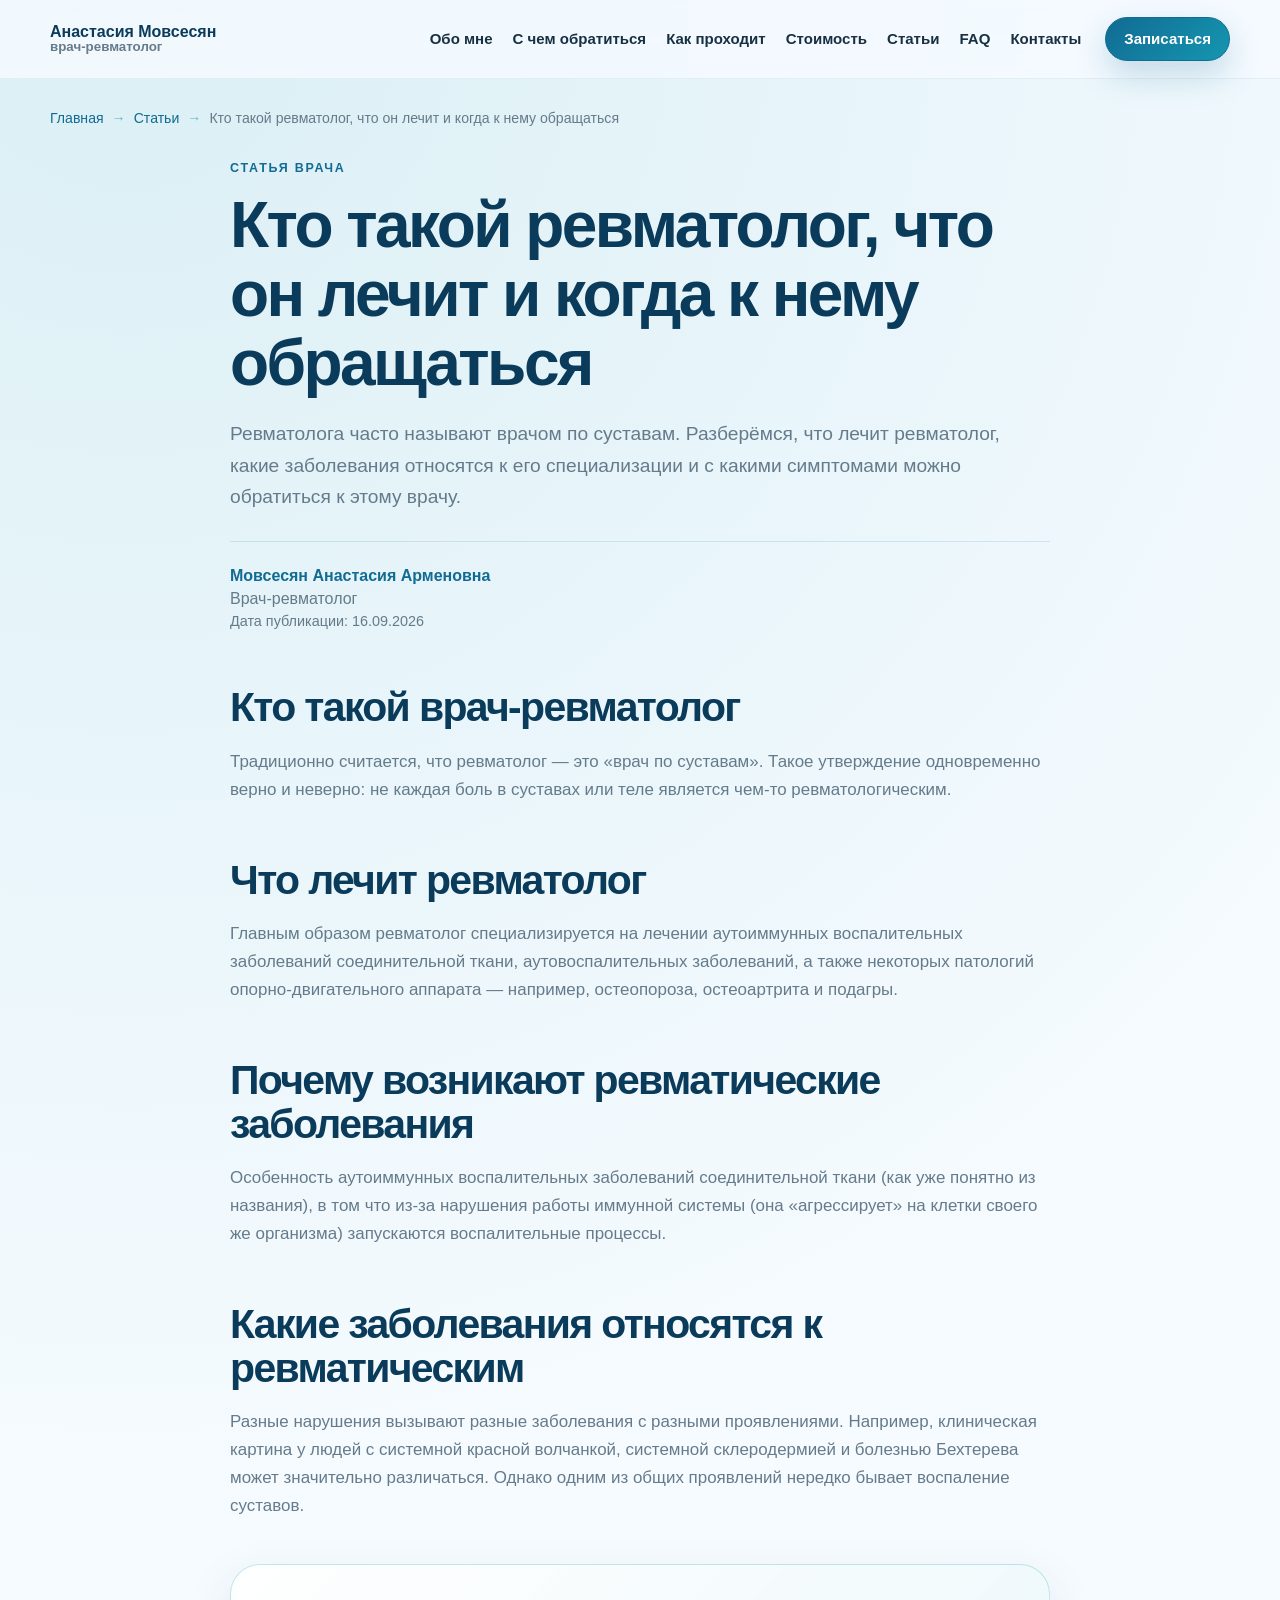
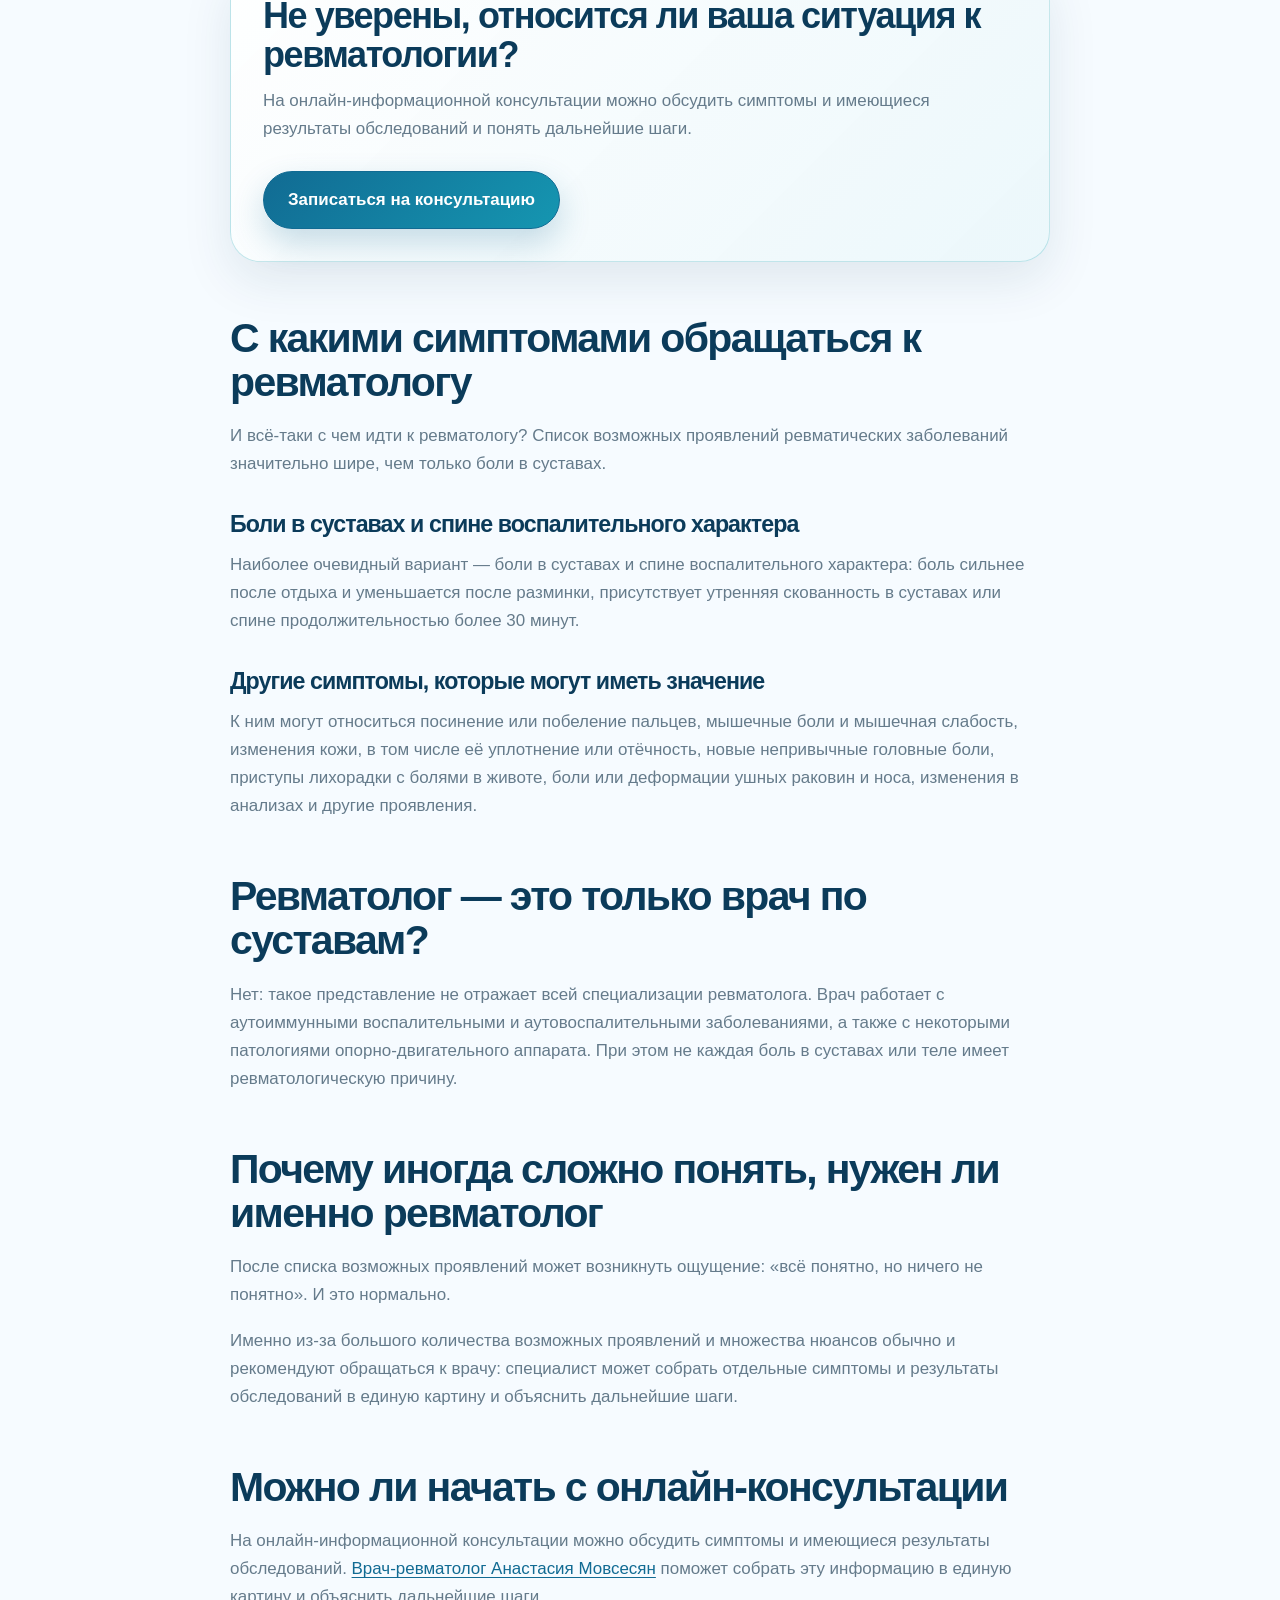
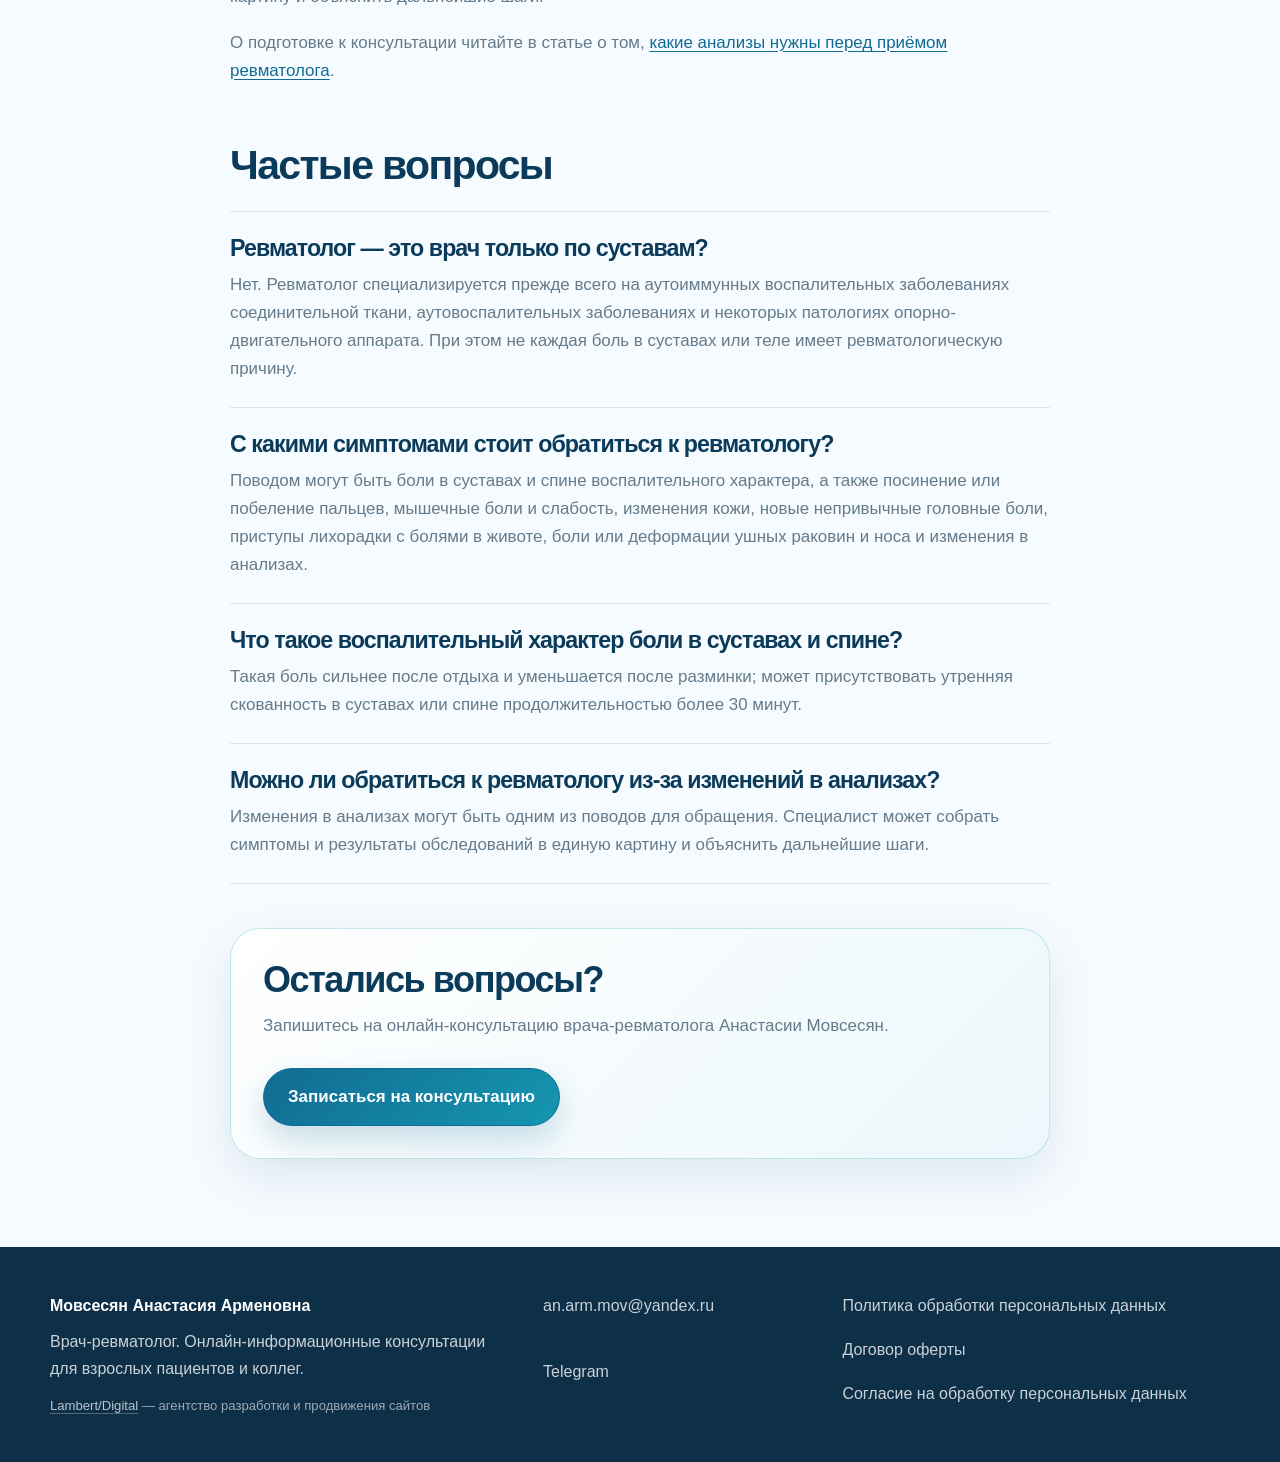
<file: articles/kto-takoy-revmatolog/index.html>
<!DOCTYPE html>
<html lang="ru"><head><meta charset="UTF-8">
<!-- Yandex.Metrika counter --><script>(function(m,e,t,r,i,k,a){m[i]=m[i]||function(){(m[i].a=m[i].a||[]).push(arguments)};m[i].l=1*new Date();for(var j=0;j<document.scripts.length;j++){if(document.scripts[j].src===r){return;}}k=e.createElement(t),a=e.getElementsByTagName(t)[0],k.async=1,k.src=r,a.parentNode.insertBefore(k,a);})(window,document,'script','https://mc.yandex.ru/metrika/tag.js?id=111388936','ym');ym(111388936,'init',{ssr:true,webvisor:true,clickmap:true,ecommerce:'dataLayer',referrer:document.referrer,url:location.href,accurateTrackBounce:true,trackLinks:true});</script><!-- /Yandex.Metrika counter -->
<meta name="viewport" content="width=device-width, initial-scale=1.0">
<title>Ревматолог: что лечит, когда обращаться и с какими симптомами</title>
<meta name="description" content="Кто такой ревматолог, какие заболевания он лечит и с какими симптомами стоит обратиться. Объясняет врач-ревматолог Анастасия Мовсесян.">
<meta name="robots" content="index, follow, max-image-preview:large"><link rel="canonical" href="https://revmatolog-movsesyan.ru/articles/kto-takoy-revmatolog/">
<meta property="og:type" content="article"><meta property="og:url" content="https://revmatolog-movsesyan.ru/articles/kto-takoy-revmatolog/"><meta property="og:title" content="Ревматолог: что лечит, когда обращаться и с какими симптомами"><meta property="og:description" content="Кто такой ревматолог, какие заболевания он лечит и с какими симптомами стоит обратиться. Объясняет врач-ревматолог Анастасия Мовсесян."><meta property="article:published_time" content="2026-09-16">
<meta name="twitter:card" content="summary_large_image"><meta name="twitter:title" content="Ревматолог: что лечит, когда обращаться и с какими симптомами"><meta name="twitter:description" content="Кто такой ревматолог, какие заболевания он лечит и с какими симптомами стоит обратиться. Объясняет врач-ревматолог Анастасия Мовсесян.">
<link rel="icon" href="/assets/images/fav/favicon.ico" sizes="any"><meta name="theme-color" content="#0f3852"><link rel="stylesheet" href="/assets/styles/main.css">
<script type="application/ld+json">{
 "@context":"https://schema.org","@graph":[
  {"@type":"Person","@id":"https://revmatolog-movsesyan.ru/#person","name":"Мовсесян Анастасия Арменовна","jobTitle":"Врач-ревматолог","url":"https://revmatolog-movsesyan.ru/"},
  {"@type":"Article","@id":"https://revmatolog-movsesyan.ru/articles/kto-takoy-revmatolog/#article","headline":"Кто такой ревматолог, что он лечит и когда к нему обращаться","description":"Кто такой ревматолог, какие заболевания он лечит и с какими симптомами стоит обратиться. Объясняет врач-ревматолог Анастасия Мовсесян.","datePublished":"2026-09-16","dateModified":"2026-09-16","author":{"@id":"https://revmatolog-movsesyan.ru/#person"},"publisher":{"@id":"https://revmatolog-movsesyan.ru/#person"},"mainEntityOfPage":{"@type":"WebPage","@id":"https://revmatolog-movsesyan.ru/articles/kto-takoy-revmatolog/"}},
  {"@type":"BreadcrumbList","itemListElement":[{"@type":"ListItem","position":1,"name":"Главная","item":"https://revmatolog-movsesyan.ru/"},{"@type":"ListItem","position":2,"name":"Статьи","item":"https://revmatolog-movsesyan.ru/articles/"},{"@type":"ListItem","position":3,"name":"Кто такой ревматолог, что он лечит и когда к нему обращаться","item":"https://revmatolog-movsesyan.ru/articles/kto-takoy-revmatolog/"}]},
  {"@type":"FAQPage","mainEntity":[{"@type":"Question","name":"Ревматолог — это врач только по суставам?","acceptedAnswer":{"@type":"Answer","text":"Нет. Ревматолог специализируется прежде всего на аутоиммунных воспалительных заболеваниях соединительной ткани, аутовоспалительных заболеваниях и некоторых патологиях опорно-двигательного аппарата. При этом не каждая боль в суставах или теле имеет ревматологическую причину."}},{"@type":"Question","name":"С какими симптомами стоит обратиться к ревматологу?","acceptedAnswer":{"@type":"Answer","text":"Поводом могут быть боли в суставах и спине воспалительного характера, а также посинение или побеление пальцев, мышечные боли и слабость, изменения кожи, новые непривычные головные боли, приступы лихорадки с болями в животе, боли или деформации ушных раковин и носа и изменения в анализах."}},{"@type":"Question","name":"Что такое воспалительный характер боли в суставах и спине?","acceptedAnswer":{"@type":"Answer","text":"Такая боль сильнее после отдыха и уменьшается после разминки; может присутствовать утренняя скованность в суставах или спине продолжительностью более 30 минут."}},{"@type":"Question","name":"Можно ли обратиться к ревматологу из-за изменений в анализах?","acceptedAnswer":{"@type":"Answer","text":"Изменения в анализах могут быть одним из поводов для обращения. Специалист может собрать симптомы и результаты обследований в единую картину и объяснить дальнейшие шаги."}}]}
 ]}</script></head><body>
  <noscript><div><img src="https://mc.yandex.ru/watch/111388936" style="position:absolute; left:-9999px;" alt=""></div></noscript>
  <header class="header" data-header><div class="header__container container">
    <a class="header__brand" href="/" aria-label="На главную"><span>Анастасия Мовсесян</span><small>врач-ревматолог</small></a>
    <nav class="header__nav" data-menu aria-label="Основная навигация"><a href="/#about">Обо мне</a><a href="/#concerns">С чем обратиться</a><a href="/#process">Как проходит</a><a href="/#services">Стоимость</a><a href="/articles/">Статьи</a><a href="/#faq">FAQ</a><a href="#contacts">Контакты</a></nav>
    <a class="button button--small header__cta" href="/questionnaire.html">Записаться</a><button class="header__burger" type="button" data-menu-toggle aria-label="Открыть меню" aria-expanded="false"><span></span><span></span><span></span></button>
  </div></header>
<main class="main"><nav class="breadcrumbs container" aria-label="Хлебные крошки"><ol><li><a href="/">Главная</a></li><li><a href="/articles/">Статьи</a></li><li aria-current="page">Кто такой ревматолог, что он лечит и когда к нему обращаться</li></ol></nav>
<article class="article"><header class="article__header"><p class="eyebrow">Статья врача</p><h1>Кто такой ревматолог, что он лечит и когда к нему обращаться</h1><p class="article__lead">Ревматолога часто называют врачом по суставам. Разберёмся, что лечит ревматолог, какие заболевания относятся к его специализации и с какими симптомами можно обратиться к этому врачу.</p><div class="article__meta"><p><a href="/">Мовсесян Анастасия Арменовна</a><span>Врач-ревматолог</span><time datetime="2026-09-16">Дата публикации: 16.09.2026</time></p></div></header>
<div class="article__body"><h2>Кто такой врач-ревматолог</h2><p>Традиционно считается, что ревматолог — это «врач по суставам». Такое утверждение одновременно верно и неверно: не каждая боль в суставах или теле является чем-то ревматологическим.</p>
<h2>Что лечит ревматолог</h2><p>Главным образом ревматолог специализируется на лечении аутоиммунных воспалительных заболеваний соединительной ткани, аутовоспалительных заболеваний, а также некоторых патологий опорно-двигательного аппарата — например, остеопороза, остеоартрита и подагры.</p>
<h2>Почему возникают ревматические заболевания</h2><p>Особенность аутоиммунных воспалительных заболеваний соединительной ткани (как уже понятно из названия), в том что из-за нарушения работы иммунной системы (она «агрессирует» на клетки своего же организма) запускаются воспалительные процессы.</p>
<h2>Какие заболевания относятся к ревматическим</h2><p>Разные нарушения вызывают разные заболевания с разными проявлениями. Например, клиническая картина у людей с системной красной волчанкой, системной склеродермией и болезнью Бехтерева может значительно различаться. Однако одним из общих проявлений нередко бывает воспаление суставов.</p>
<aside class="article-cta"><h2>Не уверены, относится ли ваша ситуация к ревматологии?</h2><p>На онлайн-информационной консультации можно обсудить симптомы и имеющиеся результаты обследований и понять дальнейшие шаги.</p><a class="button" href="/questionnaire.html">Записаться на консультацию</a></aside>
<h2>С какими симптомами обращаться к ревматологу</h2><p>И всё-таки с чем идти к ревматологу? Список возможных проявлений ревматических заболеваний значительно шире, чем только боли в суставах.</p><h3>Боли в суставах и спине воспалительного характера</h3><p>Наиболее очевидный вариант — боли в суставах и спине воспалительного характера: боль сильнее после отдыха и уменьшается после разминки, присутствует утренняя скованность в суставах или спине продолжительностью более 30 минут.</p><h3>Другие симптомы, которые могут иметь значение</h3><p>К ним могут относиться посинение или побеление пальцев, мышечные боли и мышечная слабость, изменения кожи, в том числе её уплотнение или отёчность, новые непривычные головные боли, приступы лихорадки с болями в животе, боли или деформации ушных раковин и носа, изменения в анализах и другие проявления.</p>
<h2>Ревматолог — это только врач по суставам?</h2><p>Нет: такое представление не отражает всей специализации ревматолога. Врач работает с аутоиммунными воспалительными и аутовоспалительными заболеваниями, а также с некоторыми патологиями опорно-двигательного аппарата. При этом не каждая боль в суставах или теле имеет ревматологическую причину.</p>
<h2>Почему иногда сложно понять, нужен ли именно ревматолог</h2><p>После списка возможных проявлений может возникнуть ощущение: «всё понятно, но ничего не понятно». И это нормально.</p><p>Именно из-за большого количества возможных проявлений и множества нюансов обычно и рекомендуют обращаться к врачу: специалист может собрать отдельные симптомы и результаты обследований в единую картину и объяснить дальнейшие шаги.</p>
<h2>Можно ли начать с онлайн-консультации</h2><p>На онлайн-информационной консультации можно обсудить симптомы и имеющиеся результаты обследований. <a href="/">Врач-ревматолог Анастасия Мовсесян</a> поможет собрать эту информацию в единую картину и объяснить дальнейшие шаги.</p><p>О подготовке к консультации читайте в статье о том, <a href="/articles/analizy-pered-priemom-revmatologa/">какие анализы нужны перед приёмом ревматолога</a>.</p>
<section class="article-faq" aria-labelledby="article-faq-title"><h2 id="article-faq-title">Частые вопросы</h2><article class="article-faq__item"><h3>Ревматолог — это врач только по суставам?</h3><p>Нет. Ревматолог специализируется прежде всего на аутоиммунных воспалительных заболеваниях соединительной ткани, аутовоспалительных заболеваниях и некоторых патологиях опорно-двигательного аппарата. При этом не каждая боль в суставах или теле имеет ревматологическую причину.</p></article><article class="article-faq__item"><h3>С какими симптомами стоит обратиться к ревматологу?</h3><p>Поводом могут быть боли в суставах и спине воспалительного характера, а также посинение или побеление пальцев, мышечные боли и слабость, изменения кожи, новые непривычные головные боли, приступы лихорадки с болями в животе, боли или деформации ушных раковин и носа и изменения в анализах.</p></article><article class="article-faq__item"><h3>Что такое воспалительный характер боли в суставах и спине?</h3><p>Такая боль сильнее после отдыха и уменьшается после разминки; может присутствовать утренняя скованность в суставах или спине продолжительностью более 30 минут.</p></article><article class="article-faq__item"><h3>Можно ли обратиться к ревматологу из-за изменений в анализах?</h3><p>Изменения в анализах могут быть одним из поводов для обращения. Специалист может собрать симптомы и результаты обследований в единую картину и объяснить дальнейшие шаги.</p></article></section>
<aside class="article-cta article__footer-cta"><h2>Остались вопросы?</h2><p>Запишитесь на онлайн-консультацию врача-ревматолога Анастасии Мовсесян.</p><a class="button" href="/questionnaire.html">Записаться на консультацию</a></aside></div></article></main>
  <footer class="footer" id="contacts"><div class="footer__container container"><div><a class="footer__brand" href="/">Мовсесян Анастасия Арменовна</a><p>Врач-ревматолог. Онлайн-информационные консультации для взрослых пациентов и коллег.</p><p class="footer__developer"><a href="https://lambert-digital.ru/" target="_blank" rel="noopener noreferrer">Lambert/Digital</a> — агентство разработки и продвижения сайтов</p></div><address><a href="mailto:an.arm.mov@yandex.ru">an.arm.mov@yandex.ru</a><a href="https://t.me/alter_ana" target="_blank" rel="noopener noreferrer">Telegram</a></address><nav><a href="/assets/docs/Политика_обработки_персональных_данных.docx" target="_blank" rel="noopener noreferrer">Политика обработки персональных данных</a><a href="/assets/docs/Оферта%20на%20онлайн-консультации.docx" target="_blank" rel="noopener noreferrer">Договор оферты</a><span>Согласие на обработку персональных данных</span></nav></div></footer>
  <script src="/assets/js/menu.js"></script><script src="/assets/js/animations.js"></script><script src="/assets/js/main.js"></script>
</body></html>
</file>
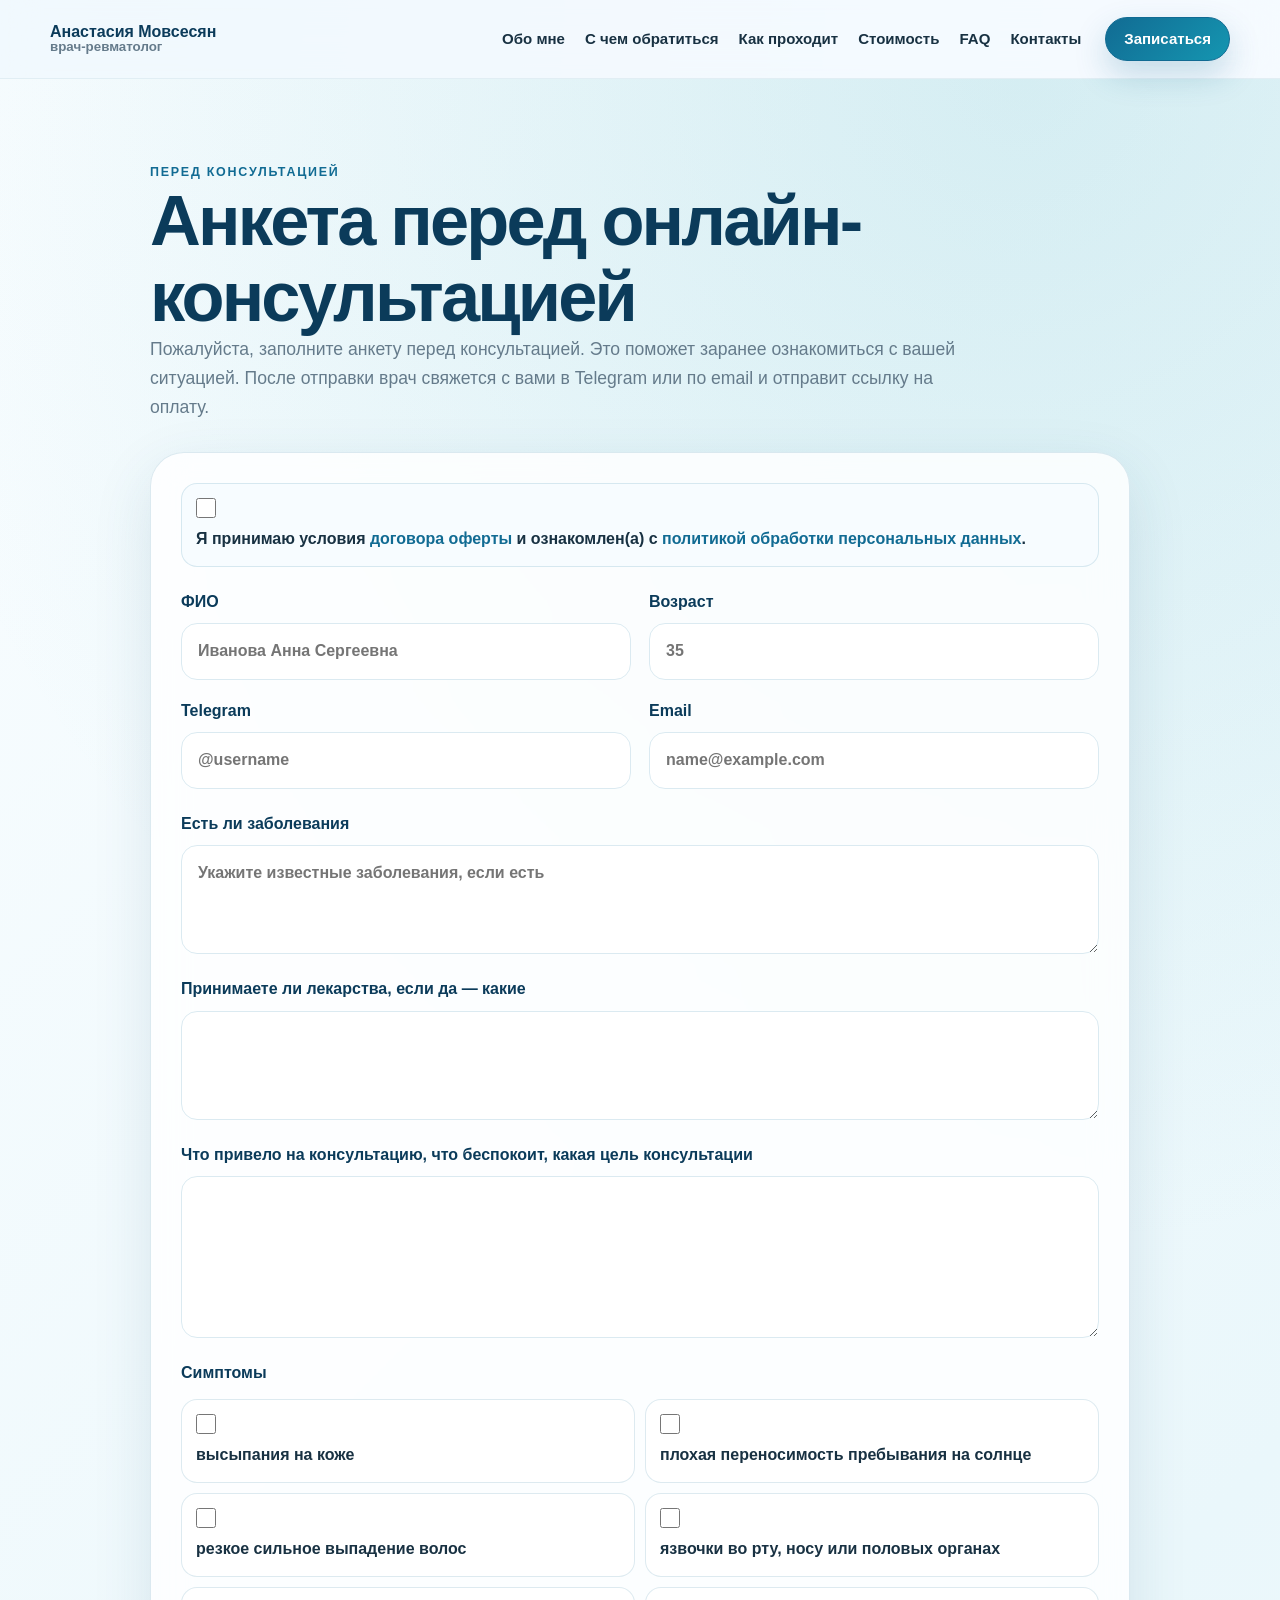
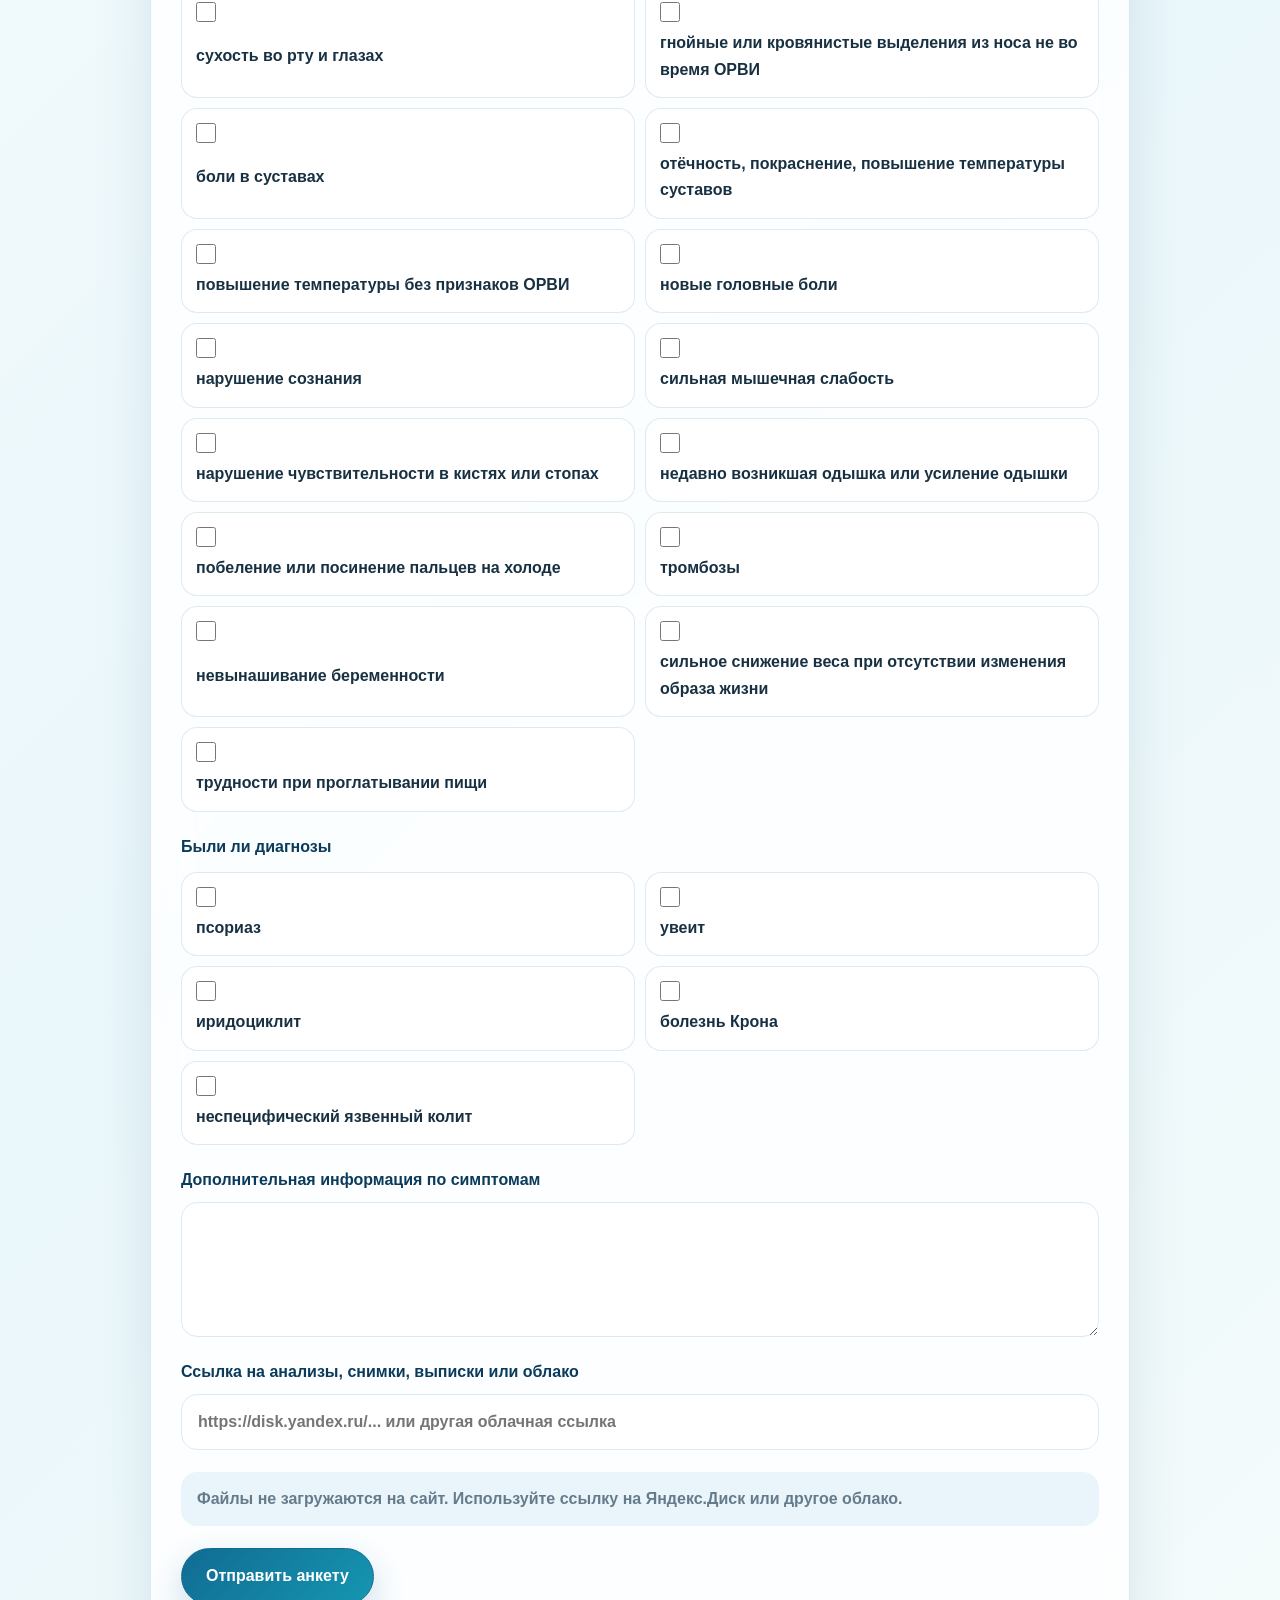
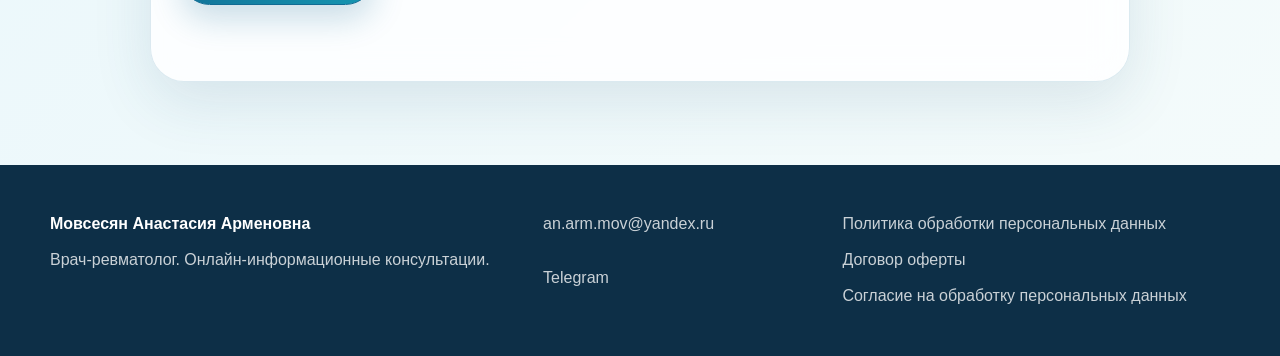
<file: questionnaire.html>
<!DOCTYPE html><html lang="ru"><head><meta charset="UTF-8"><!-- Yandex.Metrika counter --><script>(function(m,e,t,r,i,k,a){m[i]=m[i]||function(){(m[i].a=m[i].a||[]).push(arguments)};m[i].l=1*new Date();for(var j=0;j<document.scripts.length;j++){if(document.scripts[j].src===r){return;}}k=e.createElement(t),a=e.getElementsByTagName(t)[0],k.async=1,k.src=r,a.parentNode.insertBefore(k,a);})(window,document,'script','https://mc.yandex.ru/metrika/tag.js?id=111388936','ym');ym(111388936,'init',{ssr:true,webvisor:true,clickmap:true,ecommerce:'dataLayer',referrer:document.referrer,url:location.href,accurateTrackBounce:true,trackLinks:true});</script><!-- /Yandex.Metrika counter --><meta name="viewport" content="width=device-width, initial-scale=1.0"><title>Анкета перед онлайн-консультацией | Анастасия Мовсесян</title><meta name="description" content="Анкета перед онлайн-информационной консультацией врача-ревматолога Анастасии Мовсесян."><meta name="robots" content="noindex, follow"><link rel="canonical" href="https://revmatolog-movsesyan.ru/questionnaire.html"><meta property="og:type" content="website"><meta property="og:title" content="Анкета перед онлайн-консультацией"><meta property="og:description" content="Заполните анкету, чтобы врач заранее ознакомился с вашей ситуацией."><meta property="og:image" content="https://revmatolog-movsesyan.ru/assets/images/doctor/movsesyan.png"><link rel="icon" href="assets/images/fav/favicon.ico" sizes="any">
<link rel="icon" type="image/png" sizes="32x32" href="assets/images/fav/favicon-32x32.png">
<link rel="icon" type="image/png" sizes="16x16" href="assets/images/fav/favicon-16x16.png">
<link rel="apple-touch-icon" sizes="180x180" href="assets/images/fav/apple-touch-icon.png">
<link rel="manifest" href="site.webmanifest">
<meta name="theme-color" content="#0f3852">
<link rel="stylesheet" href="assets/styles/main.css"></head><body><noscript><div><img src="https://mc.yandex.ru/watch/111388936" style="position:absolute; left:-9999px;" alt=""></div></noscript><header class="header" data-header><div class="header__container container"><a class="header__brand" href="index.html"><span>Анастасия Мовсесян</span><small>врач-ревматолог</small></a><nav class="header__nav" data-menu><a href="index.html#about">Обо мне</a><a href="index.html#concerns">С чем обратиться</a><a href="index.html#process">Как проходит</a><a href="index.html#services">Стоимость</a><a href="index.html#faq">FAQ</a><a href="#contacts">Контакты</a></nav><a class="button button--small header__cta" href="questionnaire.html">Записаться</a><button class="header__burger" type="button" data-menu-toggle aria-label="Открыть меню" aria-expanded="false"><span></span><span></span><span></span></button></div></header><main class="main"><section class="questionnaire section"><div class="questionnaire__container container reveal"><div class="questionnaire__intro"><p class="eyebrow">Перед консультацией</p><h1>Анкета перед онлайн-консультацией</h1><p>Пожалуйста, заполните анкету перед консультацией. Это поможет заранее ознакомиться с вашей ситуацией. После отправки врач свяжется с вами в Telegram или по email и отправит ссылку на оплату.</p></div><form class="form questionnaire__form" data-form action="https://api.web3forms.com/submit" method="POST" data-web3forms data-form-goal="consultation_form_submit" data-success-message="Анкета отправлена. Врач свяжется с вами по указанному контакту." data-success-redirect="success.html"><input type="hidden" name="access_key" value="4ae79429-cea2-4389-8a0f-36fb7589cce6"><input type="hidden" name="from_name" value="Сайт врача-ревматолога Мовсесян"><input type="hidden" name="subject" value="Новая заявка на консультацию ревматолога"><input type="hidden" name="service" value="Консультация врача-ревматолога"><div class="form-honeypot" aria-hidden="true"><input type="checkbox" name="botcheck" tabindex="-1" autocomplete="off"></div><label class="check check--consent"><input required type="checkbox" name="consent" autocomplete="off" id="consent-1"><span>Я принимаю условия <a href="assets/docs/Оферта%20на%20онлайн-консультации.docx" target="_blank" rel="noopener noreferrer">договора оферты</a> и ознакомлен(а) с <a href="assets/docs/Политика_обработки_персональных_данных.docx" target="_blank" rel="noopener noreferrer">политикой обработки персональных данных</a>.</span></label><div class="form__grid"><label>ФИО<input required name="name" type="text" autocomplete="name" placeholder="Иванова Анна Сергеевна" id="name-1"></label><label>Возраст<input required name="age" type="number" min="18" placeholder="35" id="age-1" autocomplete="off"></label><label>Telegram<input name="telegram" type="text" autocomplete="username" placeholder="@username" id="telegram-1"></label><label>Email<input required name="email" type="email" autocomplete="email" inputmode="email" placeholder="name@example.com" id="email-1"></label></div><label>Есть ли заболевания<textarea name="diseases" rows="3" placeholder="Укажите известные заболевания, если есть" id="diseases-1" autocomplete="off"></textarea></label><label>Принимаете ли лекарства, если да — какие<textarea name="medicines" rows="3" id="medicines-1" autocomplete="off"></textarea></label><label>Что привело на консультацию, что беспокоит, какая цель консультации<textarea required name="goal" rows="5" id="goal-1" autocomplete="off"></textarea></label><fieldset><legend>Симптомы</legend><div class="symptoms">
<label class="check"><input type="checkbox" name="symptoms" value="высыпания на коже" id="symptoms-1" autocomplete="off"><span>высыпания на коже</span></label>
<label class="check"><input type="checkbox" name="symptoms" value="плохая переносимость пребывания на солнце" id="symptoms-2" autocomplete="off"><span>плохая переносимость пребывания на солнце</span></label>
<label class="check"><input type="checkbox" name="symptoms" value="резкое сильное выпадение волос" id="symptoms-3" autocomplete="off"><span>резкое сильное выпадение волос</span></label>
<label class="check"><input type="checkbox" name="symptoms" value="язвочки во рту, носу или половых органах" id="symptoms-4" autocomplete="off"><span>язвочки во рту, носу или половых органах</span></label>
<label class="check"><input type="checkbox" name="symptoms" value="сухость во рту и глазах" id="symptoms-5" autocomplete="off"><span>сухость во рту и глазах</span></label>
<label class="check"><input type="checkbox" name="symptoms" value="гнойные или кровянистые выделения из носа не во время ОРВИ" id="symptoms-6" autocomplete="off"><span>гнойные или кровянистые выделения из носа не во время ОРВИ</span></label>
<label class="check"><input type="checkbox" name="symptoms" value="боли в суставах" id="symptoms-7" autocomplete="off"><span>боли в суставах</span></label>
<label class="check"><input type="checkbox" name="symptoms" value="отёчность, покраснение, повышение температуры суставов" id="symptoms-8" autocomplete="off"><span>отёчность, покраснение, повышение температуры суставов</span></label>
<label class="check"><input type="checkbox" name="symptoms" value="повышение температуры без признаков ОРВИ" id="symptoms-9" autocomplete="off"><span>повышение температуры без признаков ОРВИ</span></label>
<label class="check"><input type="checkbox" name="symptoms" value="новые головные боли" id="symptoms-10" autocomplete="off"><span>новые головные боли</span></label>
<label class="check"><input type="checkbox" name="symptoms" value="нарушение сознания" id="symptoms-11" autocomplete="off"><span>нарушение сознания</span></label>
<label class="check"><input type="checkbox" name="symptoms" value="сильная мышечная слабость" id="symptoms-12" autocomplete="off"><span>сильная мышечная слабость</span></label>
<label class="check"><input type="checkbox" name="symptoms" value="нарушение чувствительности в кистях или стопах" id="symptoms-13" autocomplete="off"><span>нарушение чувствительности в кистях или стопах</span></label>
<label class="check"><input type="checkbox" name="symptoms" value="недавно возникшая одышка или усиление одышки" id="symptoms-14" autocomplete="off"><span>недавно возникшая одышка или усиление одышки</span></label>
<label class="check"><input type="checkbox" name="symptoms" value="побеление или посинение пальцев на холоде" id="symptoms-15" autocomplete="off"><span>побеление или посинение пальцев на холоде</span></label>
<label class="check"><input type="checkbox" name="symptoms" value="тромбозы" id="symptoms-16" autocomplete="off"><span>тромбозы</span></label>
<label class="check"><input type="checkbox" name="symptoms" value="невынашивание беременности" id="symptoms-17" autocomplete="off"><span>невынашивание беременности</span></label>
<label class="check"><input type="checkbox" name="symptoms" value="сильное снижение веса при отсутствии изменения образа жизни" id="symptoms-18" autocomplete="off"><span>сильное снижение веса при отсутствии изменения образа жизни</span></label>
<label class="check"><input type="checkbox" name="symptoms" value="трудности при проглатывании пищи" id="symptoms-19" autocomplete="off"><span>трудности при проглатывании пищи</span></label>
</div></fieldset><fieldset><legend>Были ли диагнозы</legend><div class="diagnoses"><label class="check"><input type="checkbox" name="diagnoses" value="psoriasis" id="diagnoses-1" autocomplete="off"><span>псориаз</span></label><label class="check"><input type="checkbox" name="diagnoses" value="uveitis" id="diagnoses-2" autocomplete="off"><span>увеит</span></label><label class="check"><input type="checkbox" name="diagnoses" value="iridocyclitis" id="diagnoses-3" autocomplete="off"><span>иридоциклит</span></label><label class="check"><input type="checkbox" name="diagnoses" value="crohn" id="diagnoses-4" autocomplete="off"><span>болезнь Крона</span></label><label class="check"><input type="checkbox" name="diagnoses" value="colitis" id="diagnoses-5" autocomplete="off"><span>неспецифический язвенный колит</span></label></div></fieldset><label>Дополнительная информация по симптомам<textarea name="details" rows="4" id="details-1" autocomplete="off"></textarea></label><label>Ссылка на анализы, снимки, выписки или облако<input name="files" type="url" placeholder="https://disk.yandex.ru/... или другая облачная ссылка" id="files-1" autocomplete="off"></label><p class="form__note">Файлы не загружаются на сайт. Используйте ссылку на Яндекс.Диск или другое облако.</p><button class="button form__submit" type="submit">Отправить анкету</button><p class="form-status" data-form-status role="status" aria-live="polite"></p></form></div></section></main><footer class="footer" id="contacts"><div class="footer__container container"><div><a class="footer__brand" href="index.html">Мовсесян Анастасия Арменовна</a><p>Врач-ревматолог. Онлайн-информационные консультации.</p></div><address><a href="mailto:an.arm.mov@yandex.ru">an.arm.mov@yandex.ru</a><a href="https://t.me/alter_ana" target="_blank" rel="noopener noreferrer">Telegram</a></address><nav><a href="assets/docs/Политика_обработки_персональных_данных.docx" target="_blank" rel="noopener noreferrer">Политика обработки персональных данных</a><a href="assets/docs/Оферта%20на%20онлайн-консультации.docx" target="_blank" rel="noopener noreferrer">Договор оферты</a><span>Согласие на обработку персональных данных</span></nav></div></footer><script src="assets/js/menu.js"></script><script src="assets/js/accordion.js"></script><script src="assets/js/form.js"></script><script src="assets/js/animations.js"></script><script src="assets/js/main.js"></script></body></html>
</file>
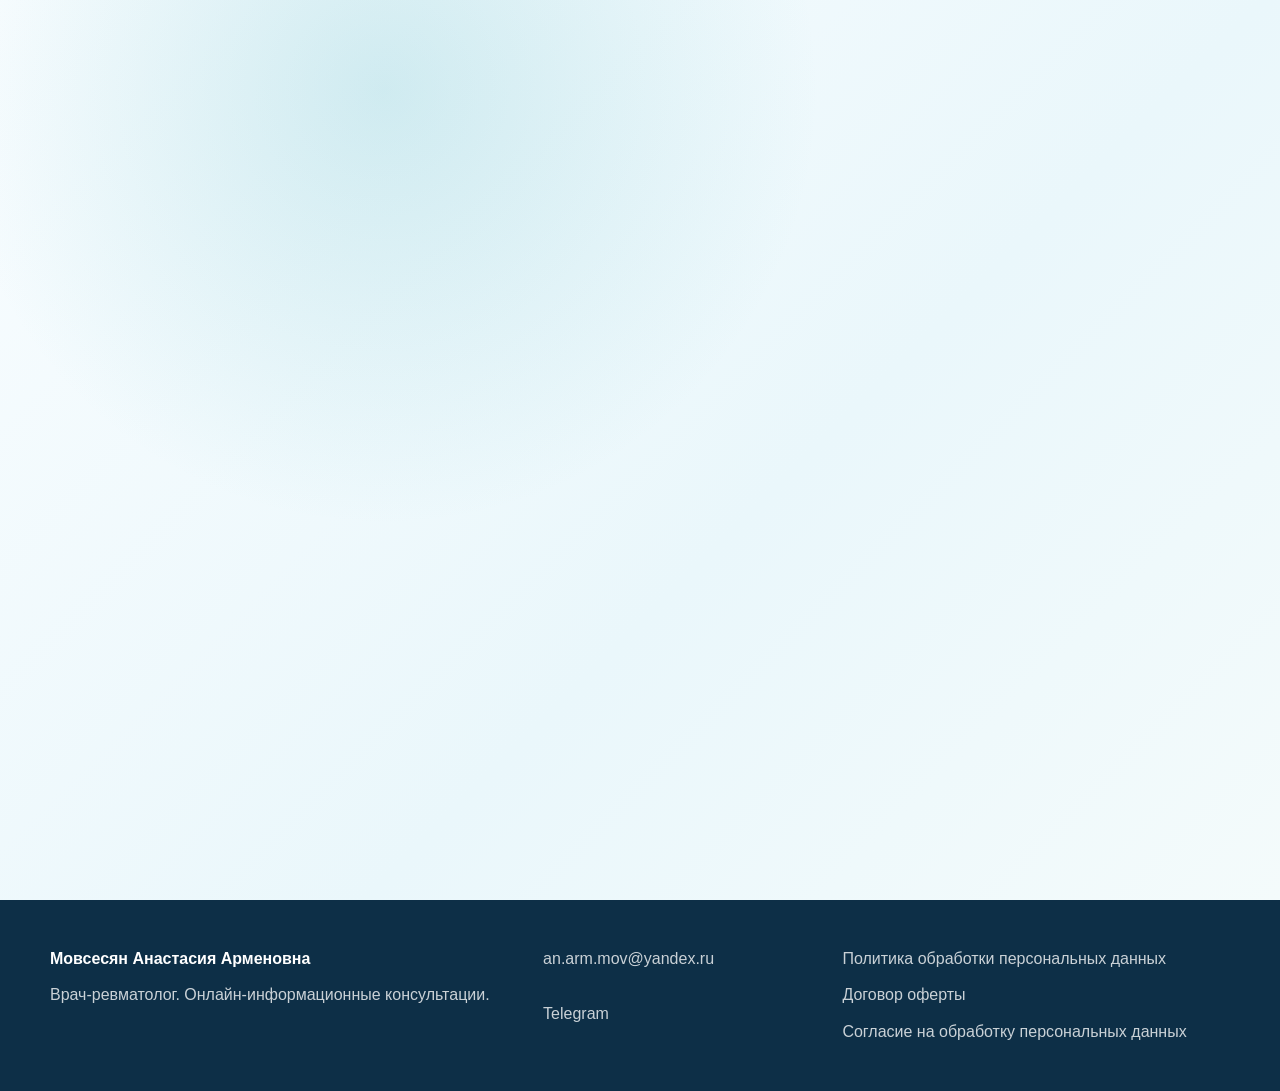
<file: success.html>
<!DOCTYPE html><html lang="ru"><head><meta charset="UTF-8"><!-- Yandex.Metrika counter --><script>(function(m,e,t,r,i,k,a){m[i]=m[i]||function(){(m[i].a=m[i].a||[]).push(arguments)};m[i].l=1*new Date();for(var j=0;j<document.scripts.length;j++){if(document.scripts[j].src===r){return;}}k=e.createElement(t),a=e.getElementsByTagName(t)[0],k.async=1,k.src=r,a.parentNode.insertBefore(k,a);})(window,document,'script','https://mc.yandex.ru/metrika/tag.js?id=111388936','ym');ym(111388936,'init',{ssr:true,webvisor:true,clickmap:true,ecommerce:'dataLayer',referrer:document.referrer,url:location.href,accurateTrackBounce:true,trackLinks:true});</script><!-- /Yandex.Metrika counter --><meta name="viewport" content="width=device-width, initial-scale=1.0"><title>Анкета отправлена | Анастасия Мовсесян</title><meta name="description" content="Анкета успешно отправлена. Врач свяжется с вами для дальнейшего согласования консультации."><meta name="robots" content="noindex, follow"><meta property="og:type" content="website"><meta property="og:title" content="Анкета отправлена"><meta property="og:description" content="Спасибо! Ваша анкета отправлена."><link rel="icon" href="assets/images/fav/favicon.ico" sizes="any">
<link rel="icon" type="image/png" sizes="32x32" href="assets/images/fav/favicon-32x32.png">
<link rel="icon" type="image/png" sizes="16x16" href="assets/images/fav/favicon-16x16.png">
<link rel="apple-touch-icon" sizes="180x180" href="assets/images/fav/apple-touch-icon.png">
<link rel="manifest" href="site.webmanifest">
<meta name="theme-color" content="#0f3852">
<link rel="stylesheet" href="assets/styles/main.css"></head><body><noscript><div><img src="https://mc.yandex.ru/watch/111388936" style="position:absolute; left:-9999px;" alt=""></div></noscript><main class="main"><section class="success section"><div class="success__container container reveal"><div class="success__card"><p class="eyebrow">Готово</p><h1>Спасибо! Ваша анкета отправлена.</h1><p class="success__text">Спасибо! Ваша анкета отправлена. Врач ознакомится с информацией и свяжется с вами в Telegram или по email для дальнейшего согласования консультации и отправки ссылки на оплату.</p><div class="success__actions"><a class="button" href="index.html">Вернуться на главную</a><a class="button button--ghost" href="https://t.me/alter_ana" target="_blank" rel="noopener noreferrer">Написать в Telegram</a></div></div></div></section></main><footer class="footer" id="contacts"><div class="footer__container container"><div><a class="footer__brand" href="index.html">Мовсесян Анастасия Арменовна</a><p>Врач-ревматолог. Онлайн-информационные консультации.</p></div><address><a href="mailto:an.arm.mov@yandex.ru">an.arm.mov@yandex.ru</a><a href="https://t.me/alter_ana" target="_blank" rel="noopener noreferrer">Telegram</a></address><nav><a href="assets/docs/Политика_обработки_персональных_данных.docx" target="_blank" rel="noopener noreferrer">Политика обработки персональных данных</a><a href="assets/docs/Оферта%20на%20онлайн-консультации.docx" target="_blank" rel="noopener noreferrer">Договор оферты</a><span>Согласие на обработку персональных данных</span></nav></div></footer><script src="assets/js/animations.js"></script><script src="assets/js/main.js"></script></body></html>
</file>
<file: assets/styles/main.css>
@import url("base/reset.css");
@import url("base/variables.css");
@import url("base/typography.css");
@import url("base/global.css");
@import url("base/utilities.css");
@import url("components/buttons.css");
@import url("components/cards.css");
@import url("components/badges.css");
@import url("components/accordion.css");
@import url("components/inputs.css");
@import url("components/animations.css");
@import url("layout/header.css");
@import url("layout/footer.css");
@import url("layout/hero.css");
@import url("layout/about.css");
@import url("layout/concerns.css");
@import url("layout/suitability.css");
@import url("layout/process.css");
@import url("layout/preparation.css");
@import url("layout/services.css");
@import url("layout/reviews.css");
@import url("layout/publications.css");
@import url("layout/faq.css");
@import url("layout/cta.css");
@import url("layout/form.css");
@import url("layout/legal.css");
@import url("pages/home.css");
@import url("pages/questionnaire.css");
@import url("pages/success.css");
@import url("responsive/media.css");

@import url("pages/articles.css");
</file>
